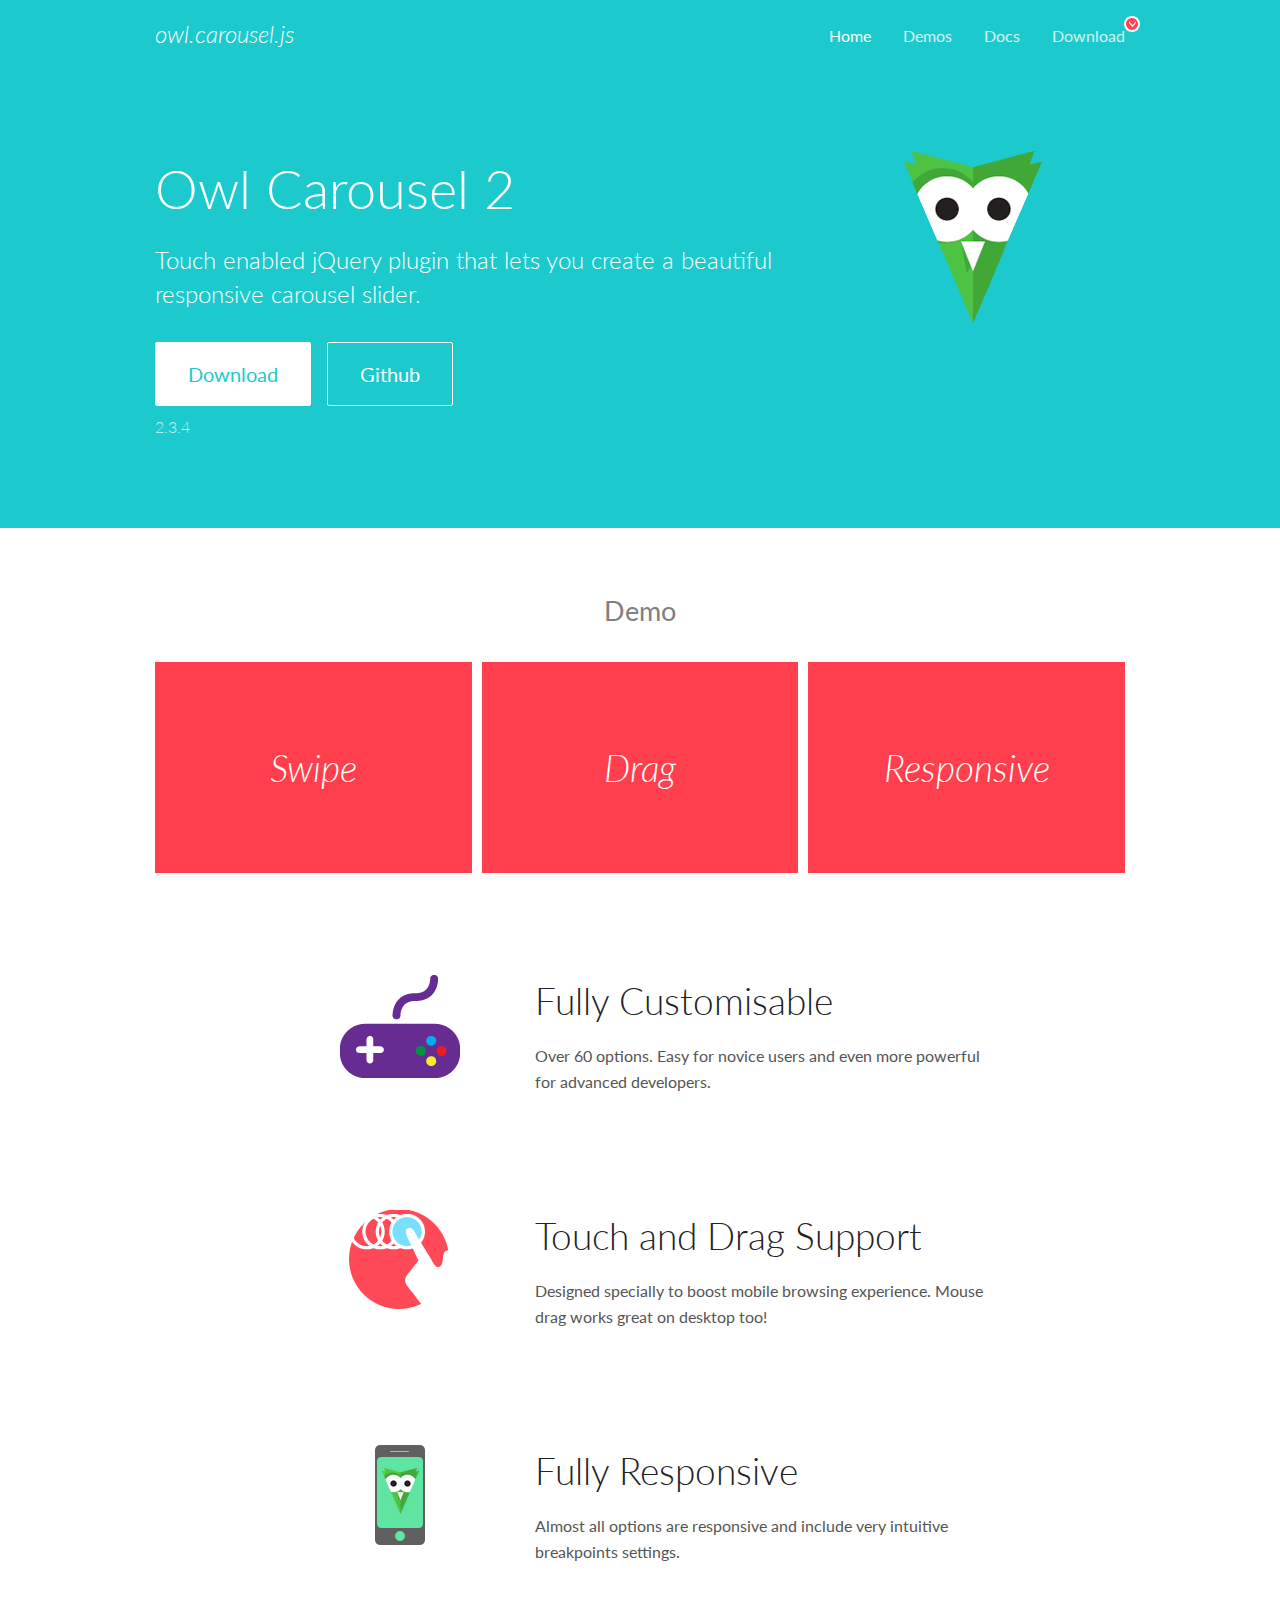
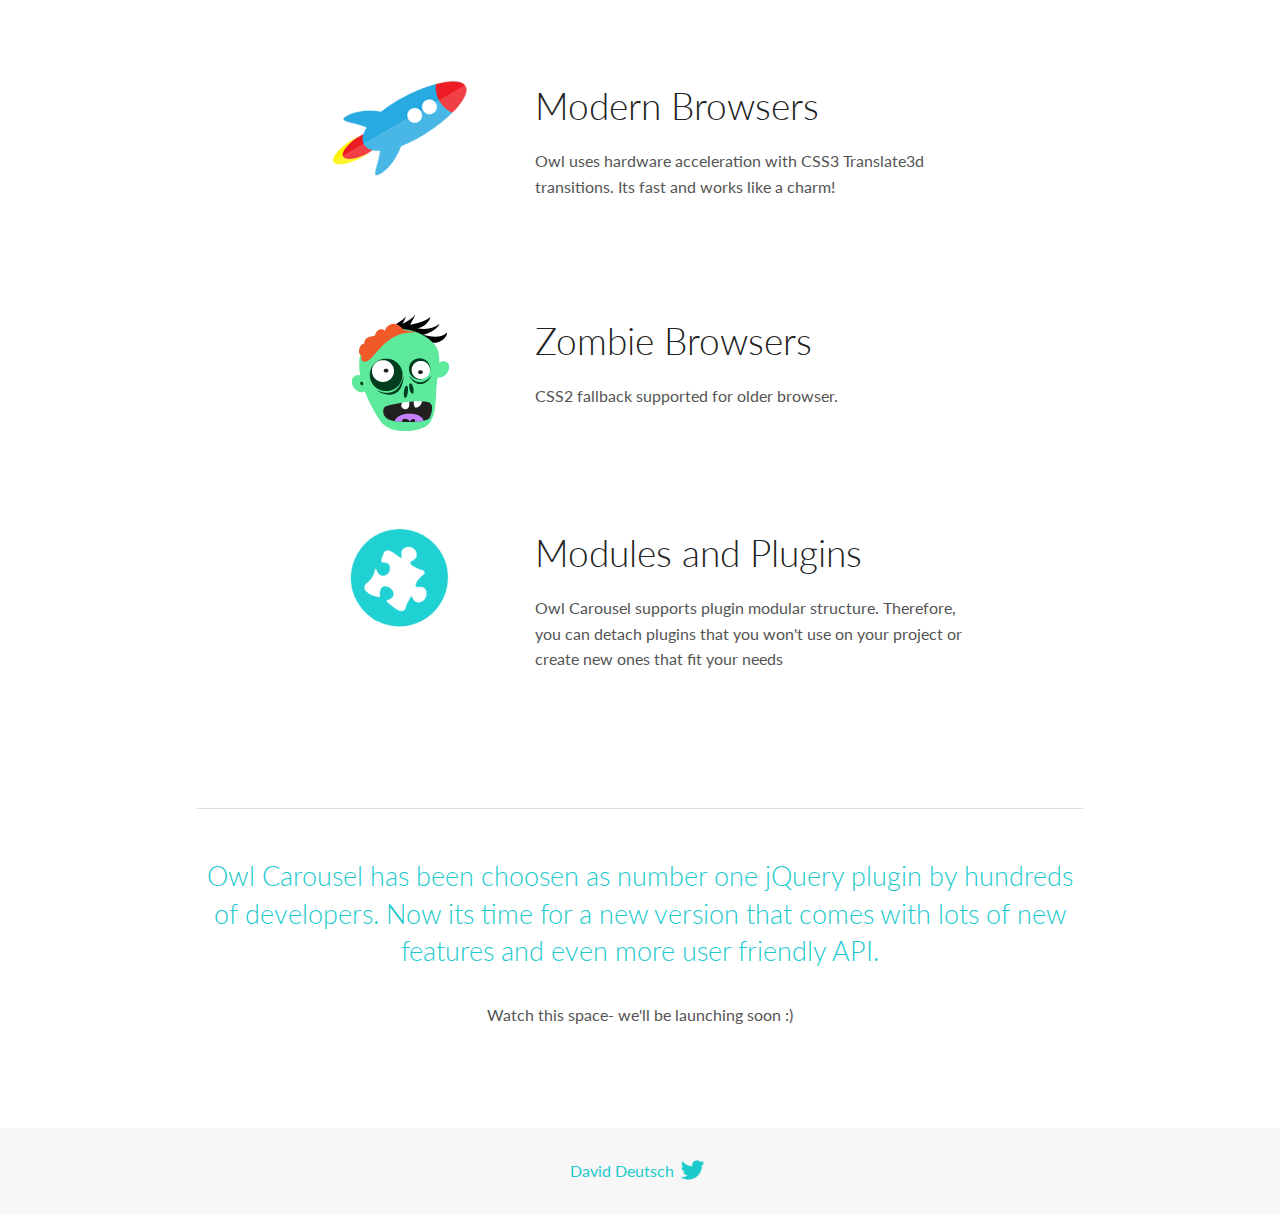
<file: lib/owl.carousel2/docs/index.html>
<!DOCTYPE html>
<html lang="en">
  <head>

    <!-- head -->
    <meta charset="utf-8">
    <meta name="msapplication-tap-highlight" content="no" />
    <meta name="viewport" content="width=device-width, initial-scale=1.0" />
    <meta name="description" content="Touch enabled jQuery plugin that lets you create beautiful responsive carousel slider.">
    <meta name="author" content="David Deutsch">
    <title>
      Home | Owl Carousel | 2.3.4
    </title>

    <!-- Stylesheets -->
    <link href='https://fonts.googleapis.com/css?family=Lato:300,400,700,400italic,300italic' rel='stylesheet' type='text/css'>
    <link rel="stylesheet" href="assets/css/docs.theme.min.css">

    <!-- Owl Stylesheets -->
    <link rel="stylesheet" href="assets/owlcarousel/assets/owl.carousel.min.css">
    <link rel="stylesheet" href="assets/owlcarousel/assets/owl.theme.default.min.css">

    <!-- HTML5 shim and Respond.js IE8 support of HTML5 elements and media queries -->

    <!--[if lt IE 9]>
      <script src="https://oss.maxcdn.com/libs/html5shiv/3.7.0/html5shiv.js"></script>
      <script src="https://oss.maxcdn.com/libs/respond.js/1.3.0/respond.min.js"></script>
    <![endif]-->

    <!-- Favicons -->
    <link rel="apple-touch-icon-precomposed" sizes="144x144" href="assets/ico/apple-touch-icon-144-precomposed.png">
    <link rel="shortcut icon" href="assets/ico/favicon.png">
    <link rel="shortcut icon" href="favicon.ico">

    <!-- Yeah i know js should not be in header. Its required for demos.-->

    <!-- javascript -->
    <script src="assets/vendors/jquery.min.js"></script>
    <script src="assets/owlcarousel/owl.carousel.js"></script>
  </head>
  <body>

    <!-- header -->
    <header class="header">
      <div class="row">
        <div class="large-12 columns">
          <div class="brand left">
            <h3>
              <a href="/OwlCarousel2/">owl.carousel.js</a> 
            </h3>
          </div>
          <a id="toggle-nav" class="right">
            <span></span> <span></span> <span></span> 
          </a> 
          <div class="nav-bar">
            <ul class="clearfix">
              <li class="active">
                <a href="/OwlCarousel2/index.html">Home</a> 
              </li>
              <li> <a href="/OwlCarousel2/demos/demos.html">Demos</a>  </li>
              <li> <a href="/OwlCarousel2/docs/started-welcome.html">Docs</a>  </li>
              <li>
                <a href="https://github.com/OwlCarousel2/OwlCarousel2/archive/2.3.4.zip">Download</a> 
                <span class="download"></span> 
              </li>
            </ul>
          </div>
        </div>
      </div>
    </header>

    <!-- home panel -->
    <section id="hero">
      <div class="row">
        <div class="large-8 medium-8 columns">
          <h1>Owl Carousel 2</h1>
          <h4>Touch enabled jQuery plugin that lets you create a beautiful responsive carousel slider.</h4>
          <a href="https://github.com/OwlCarousel2/OwlCarousel2/archive/2.3.4.zip" class="hero-button">Download</a> 
          <a href="https://github.com/OwlCarousel2/OwlCarousel2" class="hero-button outline">Github</a> 
          <p>2.3.4</p>
        </div>
        <div class="large-4 medium-4 columns">
          <img class="owl-logo" src="assets/img/owl-logo.png" alt="mr. Owl">
        </div>
      </div>
    </section>

    <!-- body -->
    <div class="home-demo">
      <div class="row">
        <div class="large-12 columns">
          <h3>Demo</h3>
          <div class="owl-carousel">
            <div class="item">
              <h2>Swipe</h2>
            </div>
            <div class="item">
              <h2>Drag</h2>
            </div>
            <div class="item">
              <h2>Responsive</h2>
            </div>
            <div class="item">
              <h2>CSS3</h2>
            </div>
            <div class="item">
              <h2>Fast</h2>
            </div>
            <div class="item">
              <h2>Easy</h2>
            </div>
            <div class="item">
              <h2>Free</h2>
            </div>
            <div class="item">
              <h2>Upgradable</h2>
            </div>
            <div class="item">
              <h2>Tons of options</h2>
            </div>
            <div class="item">
              <h2>Infinity</h2>
            </div>
            <div class="item">
              <h2>Auto Width</h2>
            </div>
          </div>
        </div>
      </div>
    </div>
    <script>
      var owl = $('.owl-carousel');
      owl.owlCarousel({
        margin: 10,
        loop: true,
        responsive: {
          0: {
            items: 1
          },
          600: {
            items: 2
          },
          1000: {
            items: 3
          }
        }
      })
    </script>

    <!-- features -->
    <div id="features">
      <div class="row">
        <div class="small-12 medium-9 small-centered columns">
          <section class="row feature">
            <div class="medium-4 small-12 columns">
              <img src="assets/img/feature-options.png" alt="">
            </div>
            <div class="medium-8 small-12 columns">
              <h2>Fully Customisable</h2>
              <p>Over 60 options. Easy for novice users and even more powerful for advanced developers.</p>
            </div>
          </section>
          <section class="row feature">
            <div class="medium-4 small-12 columns">
              <img src="assets/img/feature-drag.png" alt="">
            </div>
            <div class="medium-8 small-12 columns">
              <h2>Touch and Drag Support</h2>
              <p>Designed specially to boost mobile browsing experience. Mouse drag works great on desktop too!</p>
            </div>
          </section>
          <section class="row feature">
            <div class="medium-4 small-12 columns">
              <img src="assets/img/feature-responsive.png" alt="">
            </div>
            <div class="medium-8 small-12 columns">
              <h2>Fully Responsive</h2>
              <p>Almost all options are responsive and include very intuitive breakpoints settings.</p>
            </div>
          </section>
          <section class="row feature">
            <div class="medium-4 small-12 columns">
              <img src="assets/img/feature-modern.png" alt="">
            </div>
            <div class="medium-8 small-12 columns">
              <h2>Modern Browsers</h2>
              <p>Owl uses hardware acceleration with CSS3 Translate3d transitions. Its fast and works like a charm! </p>
            </div>
          </section>
          <section class="row feature">
            <div class="medium-4 small-12 columns">
              <img src="assets/img/feature-zombie.png" alt="">
            </div>
            <div class="medium-8 small-12 columns">
              <h2>Zombie Browsers</h2>
              <p>CSS2 fallback supported for older browser.</p>
            </div>
          </section>
          <section class="row feature">
            <div class="medium-4 small-12 columns">
              <img src="assets/img/feature-module.png" alt="">
            </div>
            <div class="medium-8 small-12 columns">
              <h2>Modules and Plugins</h2>
              <p>Owl Carousel supports plugin modular structure. Therefore, you can detach plugins that you won&#x27;t use on your project or create new ones that fit your needs</p>
            </div>
          </section>
        </div>
      </div>
    </div>

    <!-- footer -->
    <section id="teaser-text">
      <div class="row">
        <div class="small-12 medium-11 small-centered columns">
          <hr>
          <h3 id="owl-carousel-has-been-choosen-as-number-one-jquery-plugin-by-hundreds-of-developers-now-its-time-for-a-new-version-that-comes-with-lots-of-new-features-and-even-more-user-friendly-api-">Owl Carousel has been choosen as number one jQuery plugin by hundreds of developers. Now its time for a new version that comes with lots of new features and even more user friendly API.</h3>
          <p>Watch this space- we&#39;ll be launching soon :)</p>
        </div>
      </div>
    </section>

    <!-- footer -->
    <footer class="footer">
      <div class="row">
        <div class="large-12 columns">
          <h5>
            <a href="/OwlCarousel2/docs/support-contact.html">David Deutsch</a> 
            <a id="custom-tweet-button" href="https://twitter.com/share?url=https://github.com/OwlCarousel2/OwlCarousel2&text=Owl Carousel - This is so awesome! " target="_blank"></a> 
          </h5>
        </div>
      </div>
    </footer>

    <!-- vendors -->
    <script src="assets/vendors/highlight.js"></script>
    <script src="assets/js/app.js"></script>
  </body>
</html>
</file>
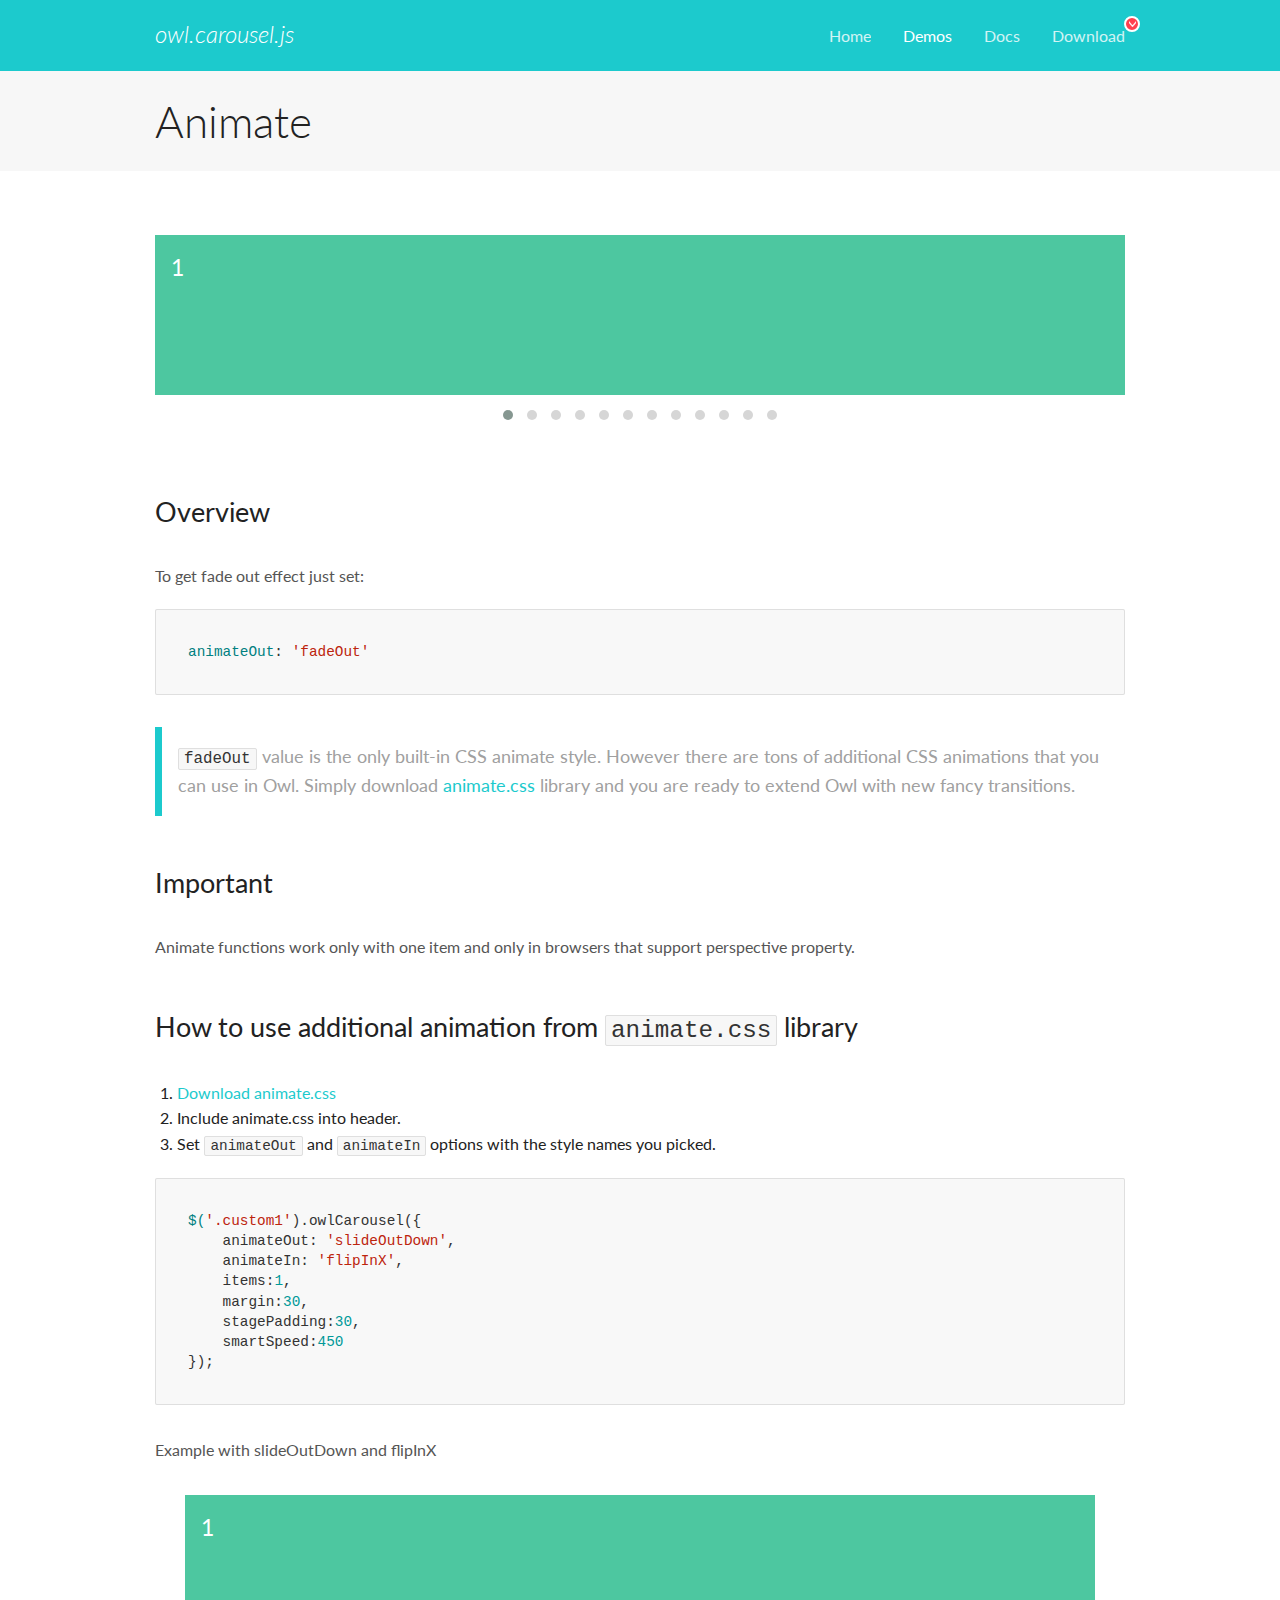
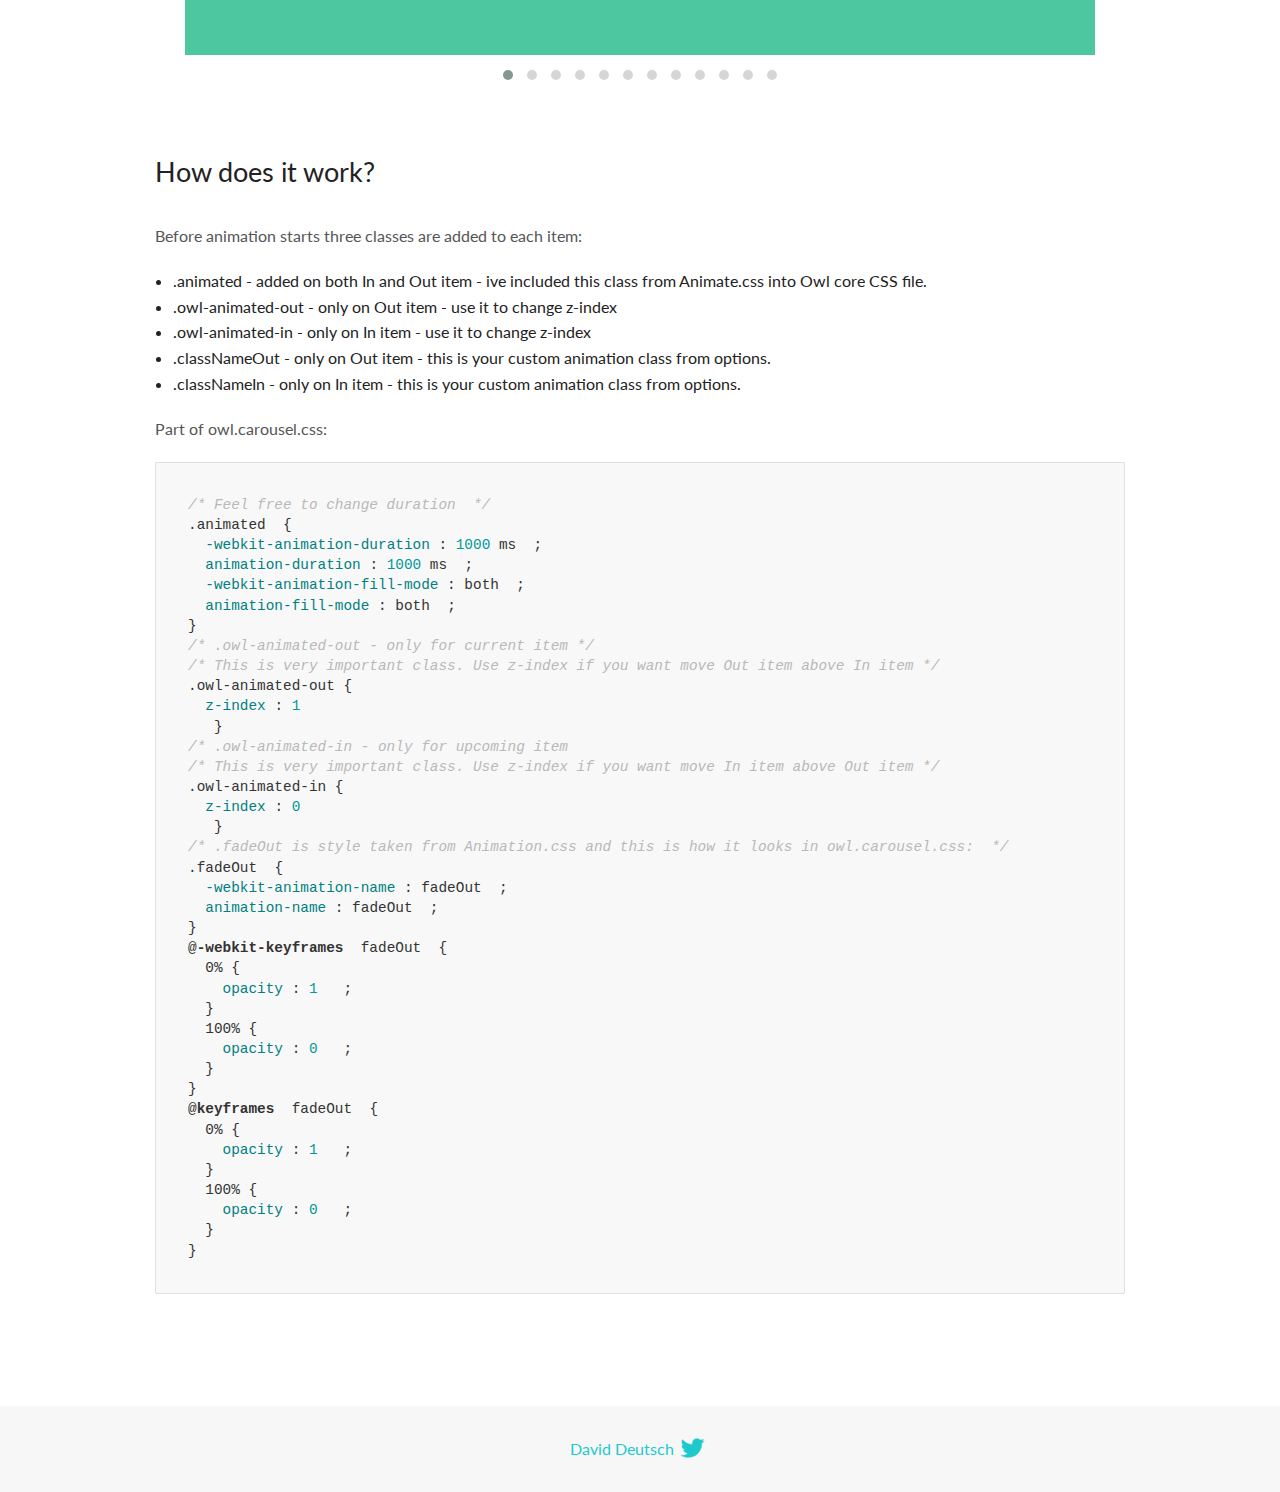
<file: lib/owl.carousel2/docs/demos/animate.html>
<!DOCTYPE html>
<html lang="en">
  <head>

    <!-- head -->
    <meta charset="utf-8">
    <meta name="msapplication-tap-highlight" content="no" />
    <meta name="viewport" content="width=device-width, initial-scale=1.0" />
    <meta name="description" content="Animate carousel">
    <meta name="author" content="David Deutsch">
    <title>
      Animate Demo | Owl Carousel | 2.3.4
    </title>

    <!-- Stylesheets -->
    <link href='https://fonts.googleapis.com/css?family=Lato:300,400,700,400italic,300italic' rel='stylesheet' type='text/css'>
    <link rel="stylesheet" href="../assets/css/docs.theme.min.css">

    <!-- Owl Stylesheets -->
    <link rel="stylesheet" href="../assets/owlcarousel/assets/owl.carousel.min.css">
    <link rel="stylesheet" href="../assets/owlcarousel/assets/owl.theme.default.min.css">

    <!-- HTML5 shim and Respond.js IE8 support of HTML5 elements and media queries -->

    <!--[if lt IE 9]>
      <script src="https://oss.maxcdn.com/libs/html5shiv/3.7.0/html5shiv.js"></script>
      <script src="https://oss.maxcdn.com/libs/respond.js/1.3.0/respond.min.js"></script>
    <![endif]-->

    <!-- Favicons -->
    <link rel="apple-touch-icon-precomposed" sizes="144x144" href="../assets/ico/apple-touch-icon-144-precomposed.png">
    <link rel="shortcut icon" href="../assets/ico/favicon.png">
    <link rel="shortcut icon" href="favicon.ico">

    <!-- Yeah i know js should not be in header. Its required for demos.-->

    <!-- javascript -->
    <script src="../assets/vendors/jquery.min.js"></script>
    <script src="../assets/owlcarousel/owl.carousel.js"></script>
  </head>
  <body>

    <!-- header -->
    <header class="header">
      <div class="row">
        <div class="large-12 columns">
          <div class="brand left">
            <h3>
              <a href="/OwlCarousel2/">owl.carousel.js</a> 
            </h3>
          </div>
          <a id="toggle-nav" class="right">
            <span></span> <span></span> <span></span> 
          </a> 
          <div class="nav-bar">
            <ul class="clearfix">
              <li> <a href="/OwlCarousel2/index.html">Home</a>  </li>
              <li class="active">
                <a href="/OwlCarousel2/demos/demos.html">Demos</a> 
              </li>
              <li> <a href="/OwlCarousel2/docs/started-welcome.html">Docs</a>  </li>
              <li>
                <a href="https://github.com/OwlCarousel2/OwlCarousel2/archive/2.3.4.zip">Download</a> 
                <span class="download"></span> 
              </li>
            </ul>
          </div>
        </div>
      </div>
    </header>

    <!-- title -->
    <section class="title">
      <div class="row">
        <div class="large-12 columns">
          <h1>Animate</h1>
        </div>
      </div>
    </section>

    <!--  Demos -->
    <section id="demos">
      <div class="row">
        <div class="large-12 columns">
          <div class="fadeOut owl-carousel owl-theme">
            <div class="item">
              <h4>1</h4>
            </div>
            <div class="item">
              <h4>2</h4>
            </div>
            <div class="item">
              <h4>3</h4>
            </div>
            <div class="item">
              <h4>4</h4>
            </div>
            <div class="item">
              <h4>5</h4>
            </div>
            <div class="item">
              <h4>6</h4>
            </div>
            <div class="item">
              <h4>7</h4>
            </div>
            <div class="item">
              <h4>8</h4>
            </div>
            <div class="item">
              <h4>9</h4>
            </div>
            <div class="item">
              <h4>10</h4>
            </div>
            <div class="item">
              <h4>11</h4>
            </div>
            <div class="item">
              <h4>12</h4>
            </div>
          </div>
          <h3 id="overview">Overview</h3>
          <p>To get fade out effect just set:</p>
          <pre><code>animateOut: &#39;fadeOut&#39;</code></pre>
          <blockquote>
            <p><code>fadeOut</code> value is the only built-in CSS animate style. However there are tons of additional CSS animations that you can use in Owl. Simply download
              <a href="https://daneden.github.io/animate.css/">animate.css</a>  library and you are ready to extend Owl with new fancy transitions.</p>
          </blockquote>
          <h3 id="important">Important</h3>
          <p>Animate functions work only with one item and only in browsers that support perspective property.</p>
          <h3 id="how-to-use-additional-animation-from-animate-css-library">How to use additional animation from <code>animate.css</code> library</h3>
          <ol>
            <li> <a href="https://daneden.github.io/animate.css/">Download animate.css</a>  </li>
            <li>Include animate.css into header.</li>
            <li>Set <code>animateOut</code> and <code>animateIn</code> options with the style names you picked.</li>
          </ol>
          <pre><code>$(&#39;.custom1&#39;).owlCarousel({
    animateOut: &#39;slideOutDown&#39;,
    animateIn: &#39;flipInX&#39;,
    items:1,
    margin:30,
    stagePadding:30,
    smartSpeed:450
});</code></pre>
          <p>Example with slideOutDown and flipInX</p>
          <div class="custom1 owl-carousel owl-theme">
            <div class="item">
              <h4>1</h4>
            </div>
            <div class="item">
              <h4>2</h4>
            </div>
            <div class="item">
              <h4>3</h4>
            </div>
            <div class="item">
              <h4>4</h4>
            </div>
            <div class="item">
              <h4>5</h4>
            </div>
            <div class="item">
              <h4>6</h4>
            </div>
            <div class="item">
              <h4>7</h4>
            </div>
            <div class="item">
              <h4>8</h4>
            </div>
            <div class="item">
              <h4>9</h4>
            </div>
            <div class="item">
              <h4>10</h4>
            </div>
            <div class="item">
              <h4>11</h4>
            </div>
            <div class="item">
              <h4>12</h4>
            </div>
          </div>
          <h3 id="how-does-it-work-">How does it work?</h3>
          <p>Before animation starts three classes are added to each item:</p>
          <ul>
            <li>.animated - added on both In and Out item - ive included this class from Animate.css into Owl core CSS file.</li>
            <li>.owl-animated-out - only on Out item - use it to change z-index</li>
            <li>.owl-animated-in - only on In item - use it to change z-index</li>
            <li>.classNameOut - only on Out item - this is your custom animation class from options.</li>
            <li>.classNameIn - only on In item - this is your custom animation class from options.</li>
          </ul>
          <p>Part of owl.carousel.css:</p>
          <pre><code class="language-css"><span class="comment">/* Feel free to change duration  */</span> 
<span class="class">.animated</span>  <span class="rules">{
  <span class="rule"><span class="attribute">-webkit-animation-duration</span> :<span class="value"> <span class="number">1000</span> ms</span> </span> ;
  <span class="rule"><span class="attribute">animation-duration</span> :<span class="value"> <span class="number">1000</span> ms</span> </span> ;
  <span class="rule"><span class="attribute">-webkit-animation-fill-mode</span> :<span class="value"> both</span> </span> ;
  <span class="rule"><span class="attribute">animation-fill-mode</span> :<span class="value"> both</span> </span> ;
<span class="rule">}</span> </span> 
<span class="comment">/* .owl-animated-out - only for current item */</span> 
<span class="comment">/* This is very important class. Use z-index if you want move Out item above In item */</span> 
<span class="class">.owl-animated-out</span> <span class="rules">{
  <span class="rule"><span class="attribute">z-index</span> :<span class="value"> <span class="number">1</span> 
</span> </span> </span> }
<span class="comment">/* .owl-animated-in - only for upcoming item
/* This is very important class. Use z-index if you want move In item above Out item */</span> 
<span class="class">.owl-animated-in</span> <span class="rules">{
  <span class="rule"><span class="attribute">z-index</span> :<span class="value"> <span class="number">0</span> 
</span> </span> </span> }
<span class="comment">/* .fadeOut is style taken from Animation.css and this is how it looks in owl.carousel.css:  */</span> 
<span class="class">.fadeOut</span>  <span class="rules">{
  <span class="rule"><span class="attribute">-webkit-animation-name</span> :<span class="value"> fadeOut</span> </span> ;
  <span class="rule"><span class="attribute">animation-name</span> :<span class="value"> fadeOut</span> </span> ;
<span class="rule">}</span> </span> 
<span class="at_rule">@<span class="keyword">-webkit-keyframes</span>  fadeOut </span> {
  0% <span class="rules">{
    <span class="rule"><span class="attribute">opacity</span> :<span class="value"> <span class="number">1</span> </span> </span> ;
  <span class="rule">}</span> </span> 
  100% <span class="rules">{
    <span class="rule"><span class="attribute">opacity</span> :<span class="value"> <span class="number">0</span> </span> </span> ;
  <span class="rule">}</span> </span> 
}
<span class="at_rule">@<span class="keyword">keyframes</span>  fadeOut </span> {
  0% <span class="rules">{
    <span class="rule"><span class="attribute">opacity</span> :<span class="value"> <span class="number">1</span> </span> </span> ;
  <span class="rule">}</span> </span> 
  100% <span class="rules">{
    <span class="rule"><span class="attribute">opacity</span> :<span class="value"> <span class="number">0</span> </span> </span> ;
  <span class="rule">}</span> </span> 
}</code></pre>
          <link rel="stylesheet" href="../assets/css/animate.css">
          <script>
            jQuery(document).ready(function($) {
              $('.fadeOut').owlCarousel({
                items: 1,
                animateOut: 'fadeOut',
                loop: true,
                margin: 10,
              });
              $('.custom1').owlCarousel({
                animateOut: 'slideOutDown',
                animateIn: 'flipInX',
                items: 1,
                margin: 30,
                stagePadding: 30,
                smartSpeed: 450
              });
            });
          </script>
        </div>
      </div>
    </section>

    <!-- footer -->
    <footer class="footer">
      <div class="row">
        <div class="large-12 columns">
          <h5>
            <a href="/OwlCarousel2/docs/support-contact.html">David Deutsch</a> 
            <a id="custom-tweet-button" href="https://twitter.com/share?url=https://github.com/OwlCarousel2/OwlCarousel2&text=Owl Carousel - This is so awesome! " target="_blank"></a> 
          </h5>
        </div>
      </div>
    </footer>

    <!-- vendors -->
    <script src="../assets/vendors/highlight.js"></script>
    <script src="../assets/js/app.js"></script>
  </body>
</html>
</file>
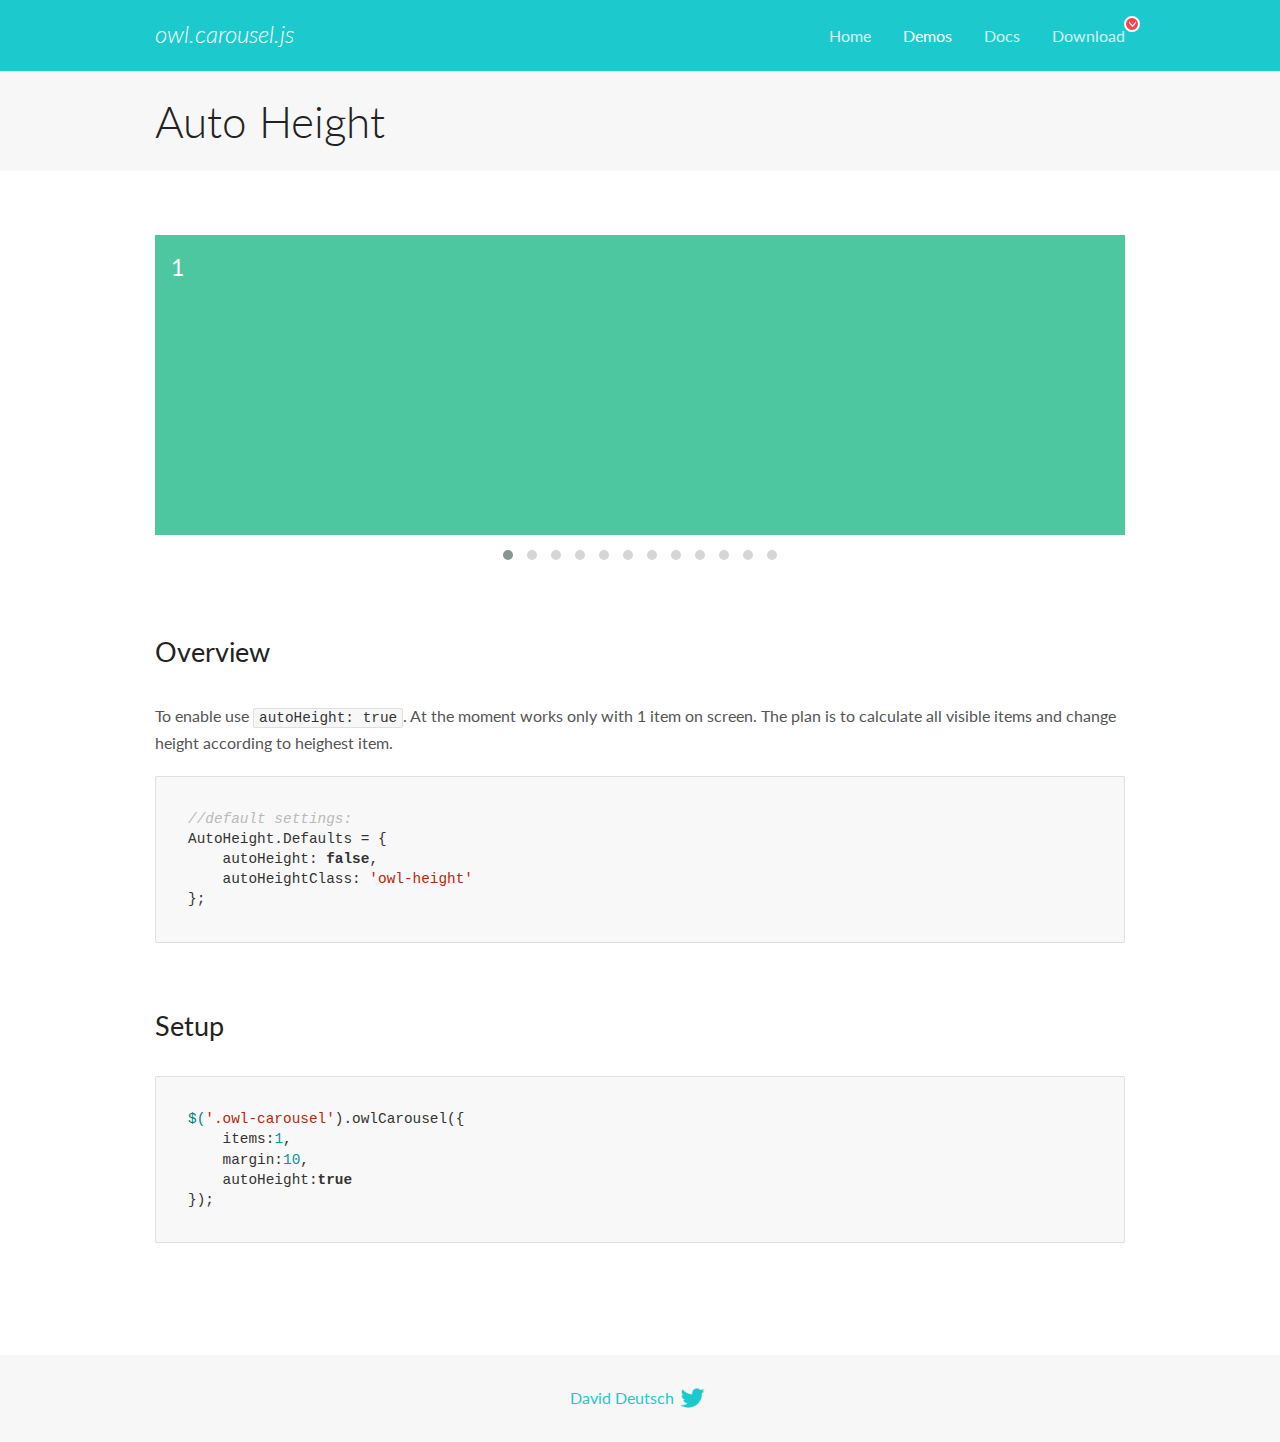
<file: lib/owl.carousel2/docs/demos/autoheight.html>
<!DOCTYPE html>
<html lang="en">
  <head>

    <!-- head -->
    <meta charset="utf-8">
    <meta name="msapplication-tap-highlight" content="no" />
    <meta name="viewport" content="width=device-width, initial-scale=1.0" />
    <meta name="description" content="autoHeight usage demo">
    <meta name="author" content="David Deutsch">
    <title>
      Auto Height Demo | Owl Carousel | 2.3.4
    </title>

    <!-- Stylesheets -->
    <link href='https://fonts.googleapis.com/css?family=Lato:300,400,700,400italic,300italic' rel='stylesheet' type='text/css'>
    <link rel="stylesheet" href="../assets/css/docs.theme.min.css">

    <!-- Owl Stylesheets -->
    <link rel="stylesheet" href="../assets/owlcarousel/assets/owl.carousel.min.css">
    <link rel="stylesheet" href="../assets/owlcarousel/assets/owl.theme.default.min.css">

    <!-- HTML5 shim and Respond.js IE8 support of HTML5 elements and media queries -->

    <!--[if lt IE 9]>
      <script src="https://oss.maxcdn.com/libs/html5shiv/3.7.0/html5shiv.js"></script>
      <script src="https://oss.maxcdn.com/libs/respond.js/1.3.0/respond.min.js"></script>
    <![endif]-->

    <!-- Favicons -->
    <link rel="apple-touch-icon-precomposed" sizes="144x144" href="../assets/ico/apple-touch-icon-144-precomposed.png">
    <link rel="shortcut icon" href="../assets/ico/favicon.png">
    <link rel="shortcut icon" href="favicon.ico">

    <!-- Yeah i know js should not be in header. Its required for demos.-->

    <!-- javascript -->
    <script src="../assets/vendors/jquery.min.js"></script>
    <script src="../assets/owlcarousel/owl.carousel.js"></script>
  </head>
  <body>

    <!-- header -->
    <header class="header">
      <div class="row">
        <div class="large-12 columns">
          <div class="brand left">
            <h3>
              <a href="/OwlCarousel2/">owl.carousel.js</a> 
            </h3>
          </div>
          <a id="toggle-nav" class="right">
            <span></span> <span></span> <span></span> 
          </a> 
          <div class="nav-bar">
            <ul class="clearfix">
              <li> <a href="/OwlCarousel2/index.html">Home</a>  </li>
              <li class="active">
                <a href="/OwlCarousel2/demos/demos.html">Demos</a> 
              </li>
              <li> <a href="/OwlCarousel2/docs/started-welcome.html">Docs</a>  </li>
              <li>
                <a href="https://github.com/OwlCarousel2/OwlCarousel2/archive/2.3.4.zip">Download</a> 
                <span class="download"></span> 
              </li>
            </ul>
          </div>
        </div>
      </div>
    </header>

    <!-- title -->
    <section class="title">
      <div class="row">
        <div class="large-12 columns">
          <h1>Auto Height</h1>
        </div>
      </div>
    </section>

    <!--  Demos -->
    <section id="demos">
      <div class="row">
        <div class="large-12 columns">
          <div class="owl-carousel owl-theme">
            <div class="item" style="height:300px">
              <h4>1</h4>
            </div>
            <div class="item" style="height:100px">
              <h4>2</h4>
            </div>
            <div class="item" style="height:500px">
              <h4>3</h4>
            </div>
            <div class="item" style="height:250px">
              <h4>4</h4>
            </div>
            <div class="item" style="height:400px">
              <h4>5</h4>
            </div>
            <div class="item" style="height:500px">
              <h4>6</h4>
            </div>
            <div class="item" style="height:600px">
              <h4>7</h4>
            </div>
            <div class="item" style="height:400px">
              <h4>8</h4>
            </div>
            <div class="item" style="height:300px">
              <h4>9</h4>
            </div>
            <div class="item" style="height:350px">
              <h4>10</h4>
            </div>
            <div class="item" style="height:200px">
              <h4>11</h4>
            </div>
            <div class="item" style="height:150px">
              <h4>12</h4>
            </div>
          </div>
          <h3 id="overview">Overview</h3>
          <p>To enable use <code>autoHeight: true</code>. At the moment works only with 1 item on screen. The plan is to calculate all visible items and change height according to heighest item.</p>
          <pre><code>//default settings:
AutoHeight.Defaults = {
    autoHeight: false,
    autoHeightClass: &#39;owl-height&#39;
};</code></pre>
          <h3 id="setup">Setup</h3>
          <pre><code>$(&#39;.owl-carousel&#39;).owlCarousel({
    items:1,
    margin:10,
    autoHeight:true
});</code></pre>
          <script>
            $(document).ready(function() {
              $('.owl-carousel').owlCarousel({
                items: 1,
                margin: 10,
                autoHeight: true
              });
            })
          </script>
        </div>
      </div>
    </section>

    <!-- footer -->
    <footer class="footer">
      <div class="row">
        <div class="large-12 columns">
          <h5>
            <a href="/OwlCarousel2/docs/support-contact.html">David Deutsch</a> 
            <a id="custom-tweet-button" href="https://twitter.com/share?url=https://github.com/OwlCarousel2/OwlCarousel2&text=Owl Carousel - This is so awesome! " target="_blank"></a> 
          </h5>
        </div>
      </div>
    </footer>

    <!-- vendors -->
    <script src="../assets/vendors/highlight.js"></script>
    <script src="../assets/js/app.js"></script>
  </body>
</html>
</file>
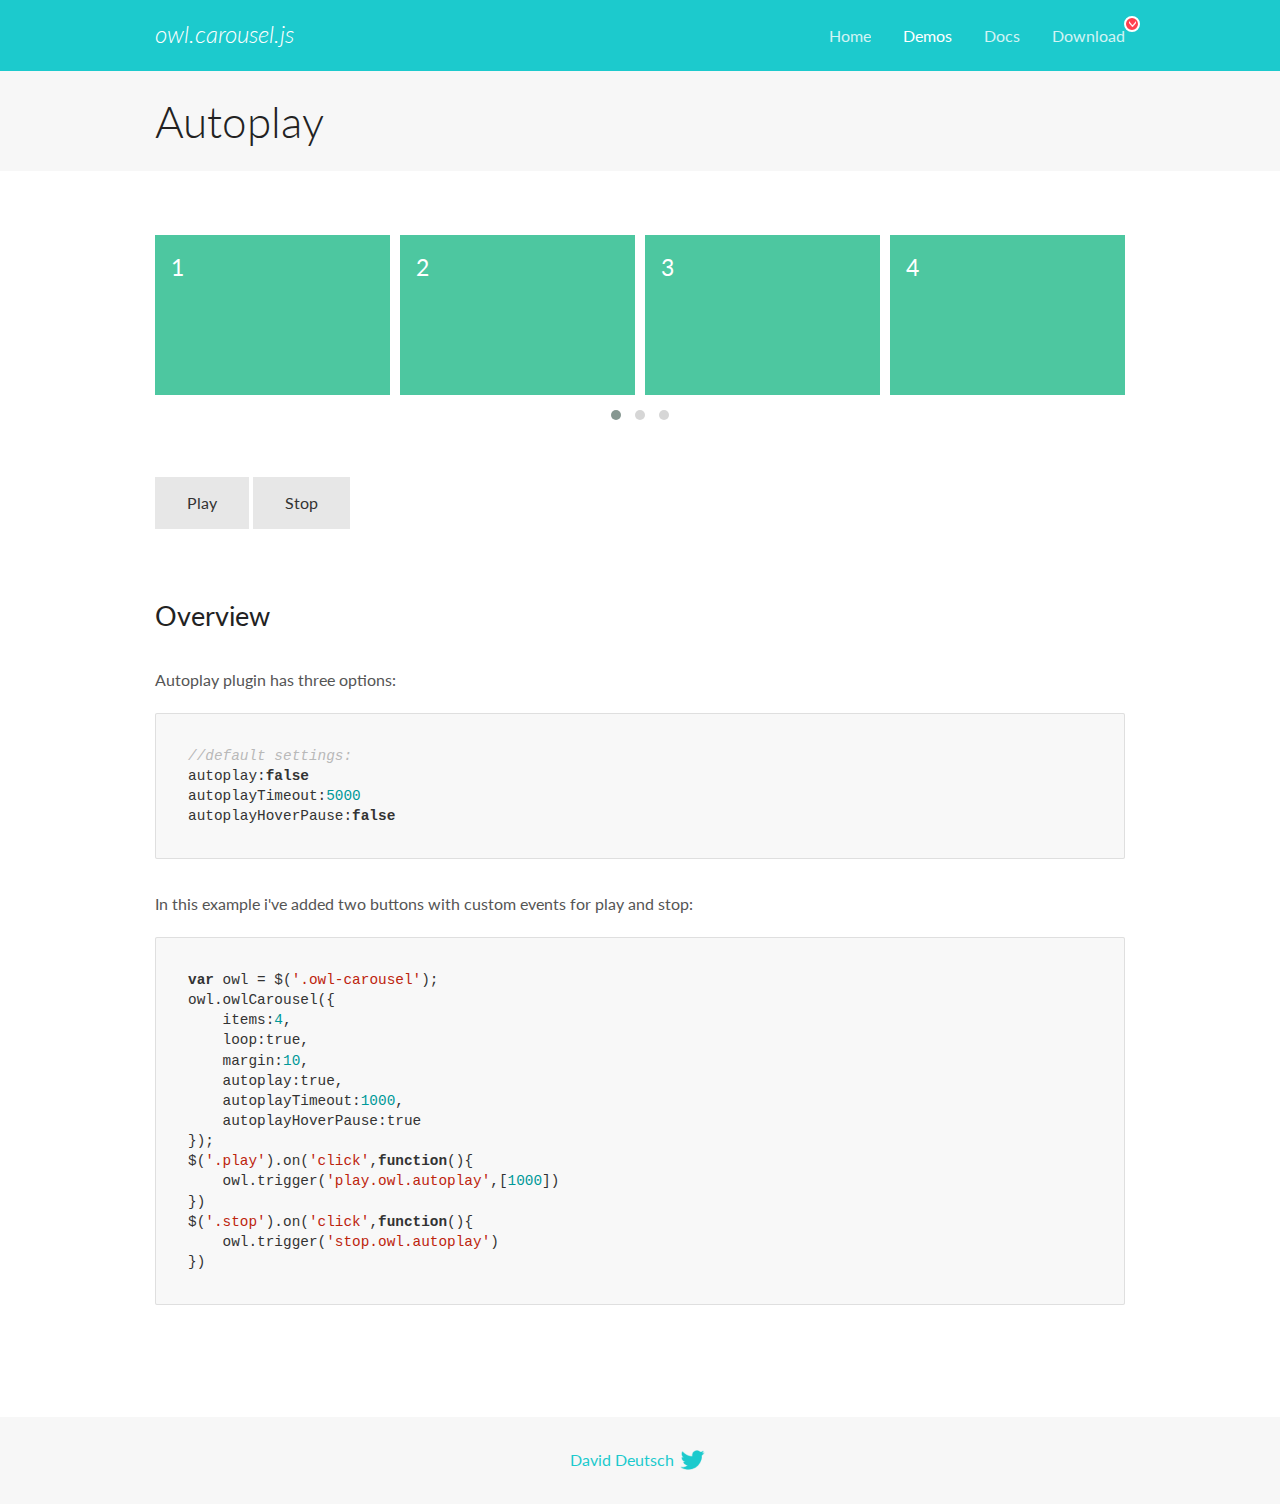
<file: lib/owl.carousel2/docs/demos/autoplay.html>
<!DOCTYPE html>
<html lang="en">
  <head>

    <!-- head -->
    <meta charset="utf-8">
    <meta name="msapplication-tap-highlight" content="no" />
    <meta name="viewport" content="width=device-width, initial-scale=1.0" />
    <meta name="description" content="Autoplay usage demo">
    <meta name="author" content="David Deutsch">
    <title>
      Autoplay Demo | Owl Carousel | 2.3.4
    </title>

    <!-- Stylesheets -->
    <link href='https://fonts.googleapis.com/css?family=Lato:300,400,700,400italic,300italic' rel='stylesheet' type='text/css'>
    <link rel="stylesheet" href="../assets/css/docs.theme.min.css">

    <!-- Owl Stylesheets -->
    <link rel="stylesheet" href="../assets/owlcarousel/assets/owl.carousel.min.css">
    <link rel="stylesheet" href="../assets/owlcarousel/assets/owl.theme.default.min.css">

    <!-- HTML5 shim and Respond.js IE8 support of HTML5 elements and media queries -->

    <!--[if lt IE 9]>
      <script src="https://oss.maxcdn.com/libs/html5shiv/3.7.0/html5shiv.js"></script>
      <script src="https://oss.maxcdn.com/libs/respond.js/1.3.0/respond.min.js"></script>
    <![endif]-->

    <!-- Favicons -->
    <link rel="apple-touch-icon-precomposed" sizes="144x144" href="../assets/ico/apple-touch-icon-144-precomposed.png">
    <link rel="shortcut icon" href="../assets/ico/favicon.png">
    <link rel="shortcut icon" href="favicon.ico">

    <!-- Yeah i know js should not be in header. Its required for demos.-->

    <!-- javascript -->
    <script src="../assets/vendors/jquery.min.js"></script>
    <script src="../assets/owlcarousel/owl.carousel.js"></script>
  </head>
  <body>

    <!-- header -->
    <header class="header">
      <div class="row">
        <div class="large-12 columns">
          <div class="brand left">
            <h3>
              <a href="/OwlCarousel2/">owl.carousel.js</a> 
            </h3>
          </div>
          <a id="toggle-nav" class="right">
            <span></span> <span></span> <span></span> 
          </a> 
          <div class="nav-bar">
            <ul class="clearfix">
              <li> <a href="/OwlCarousel2/index.html">Home</a>  </li>
              <li class="active">
                <a href="/OwlCarousel2/demos/demos.html">Demos</a> 
              </li>
              <li> <a href="/OwlCarousel2/docs/started-welcome.html">Docs</a>  </li>
              <li>
                <a href="https://github.com/OwlCarousel2/OwlCarousel2/archive/2.3.4.zip">Download</a> 
                <span class="download"></span> 
              </li>
            </ul>
          </div>
        </div>
      </div>
    </header>

    <!-- title -->
    <section class="title">
      <div class="row">
        <div class="large-12 columns">
          <h1>Autoplay</h1>
        </div>
      </div>
    </section>

    <!--  Demos -->
    <section id="demos">
      <div class="row">
        <div class="large-12 columns">
          <div class="owl-carousel owl-theme">
            <div class="item">
              <h4>1</h4>
            </div>
            <div class="item">
              <h4>2</h4>
            </div>
            <div class="item">
              <h4>3</h4>
            </div>
            <div class="item">
              <h4>4</h4>
            </div>
            <div class="item">
              <h4>5</h4>
            </div>
            <div class="item">
              <h4>6</h4>
            </div>
            <div class="item">
              <h4>7</h4>
            </div>
            <div class="item">
              <h4>8</h4>
            </div>
            <div class="item">
              <h4>9</h4>
            </div>
            <div class="item">
              <h4>10</h4>
            </div>
            <div class="item">
              <h4>11</h4>
            </div>
            <div class="item">
              <h4>12</h4>
            </div>
          </div>
          <a class="button secondary play">Play</a> 
          <a class="button secondary stop">Stop</a> 
          <h3 id="overview">Overview</h3>
          <p>Autoplay plugin has three options:</p>
          <pre><code>//default settings:
autoplay:false
autoplayTimeout:5000
autoplayHoverPause:false</code></pre>
          <p>In this example i&#39;ve added two buttons with custom events for play and stop:</p>
          <pre><code>var owl = $(&#39;.owl-carousel&#39;);
owl.owlCarousel({
    items:4,
    loop:true,
    margin:10,
    autoplay:true,
    autoplayTimeout:1000,
    autoplayHoverPause:true
});
$(&#39;.play&#39;).on(&#39;click&#39;,function(){
    owl.trigger(&#39;play.owl.autoplay&#39;,[1000])
})
$(&#39;.stop&#39;).on(&#39;click&#39;,function(){
    owl.trigger(&#39;stop.owl.autoplay&#39;)
})</code></pre>
          <script>
            $(document).ready(function() {
              var owl = $('.owl-carousel');
              owl.owlCarousel({
                items: 4,
                loop: true,
                margin: 10,
                autoplay: true,
                autoplayTimeout: 1000,
                autoplayHoverPause: true
              });
              $('.play').on('click', function() {
                owl.trigger('play.owl.autoplay', [1000])
              })
              $('.stop').on('click', function() {
                owl.trigger('stop.owl.autoplay')
              })
            })
          </script>
        </div>
      </div>
    </section>

    <!-- footer -->
    <footer class="footer">
      <div class="row">
        <div class="large-12 columns">
          <h5>
            <a href="/OwlCarousel2/docs/support-contact.html">David Deutsch</a> 
            <a id="custom-tweet-button" href="https://twitter.com/share?url=https://github.com/OwlCarousel2/OwlCarousel2&text=Owl Carousel - This is so awesome! " target="_blank"></a> 
          </h5>
        </div>
      </div>
    </footer>

    <!-- vendors -->
    <script src="../assets/vendors/highlight.js"></script>
    <script src="../assets/js/app.js"></script>
  </body>
</html>
</file>
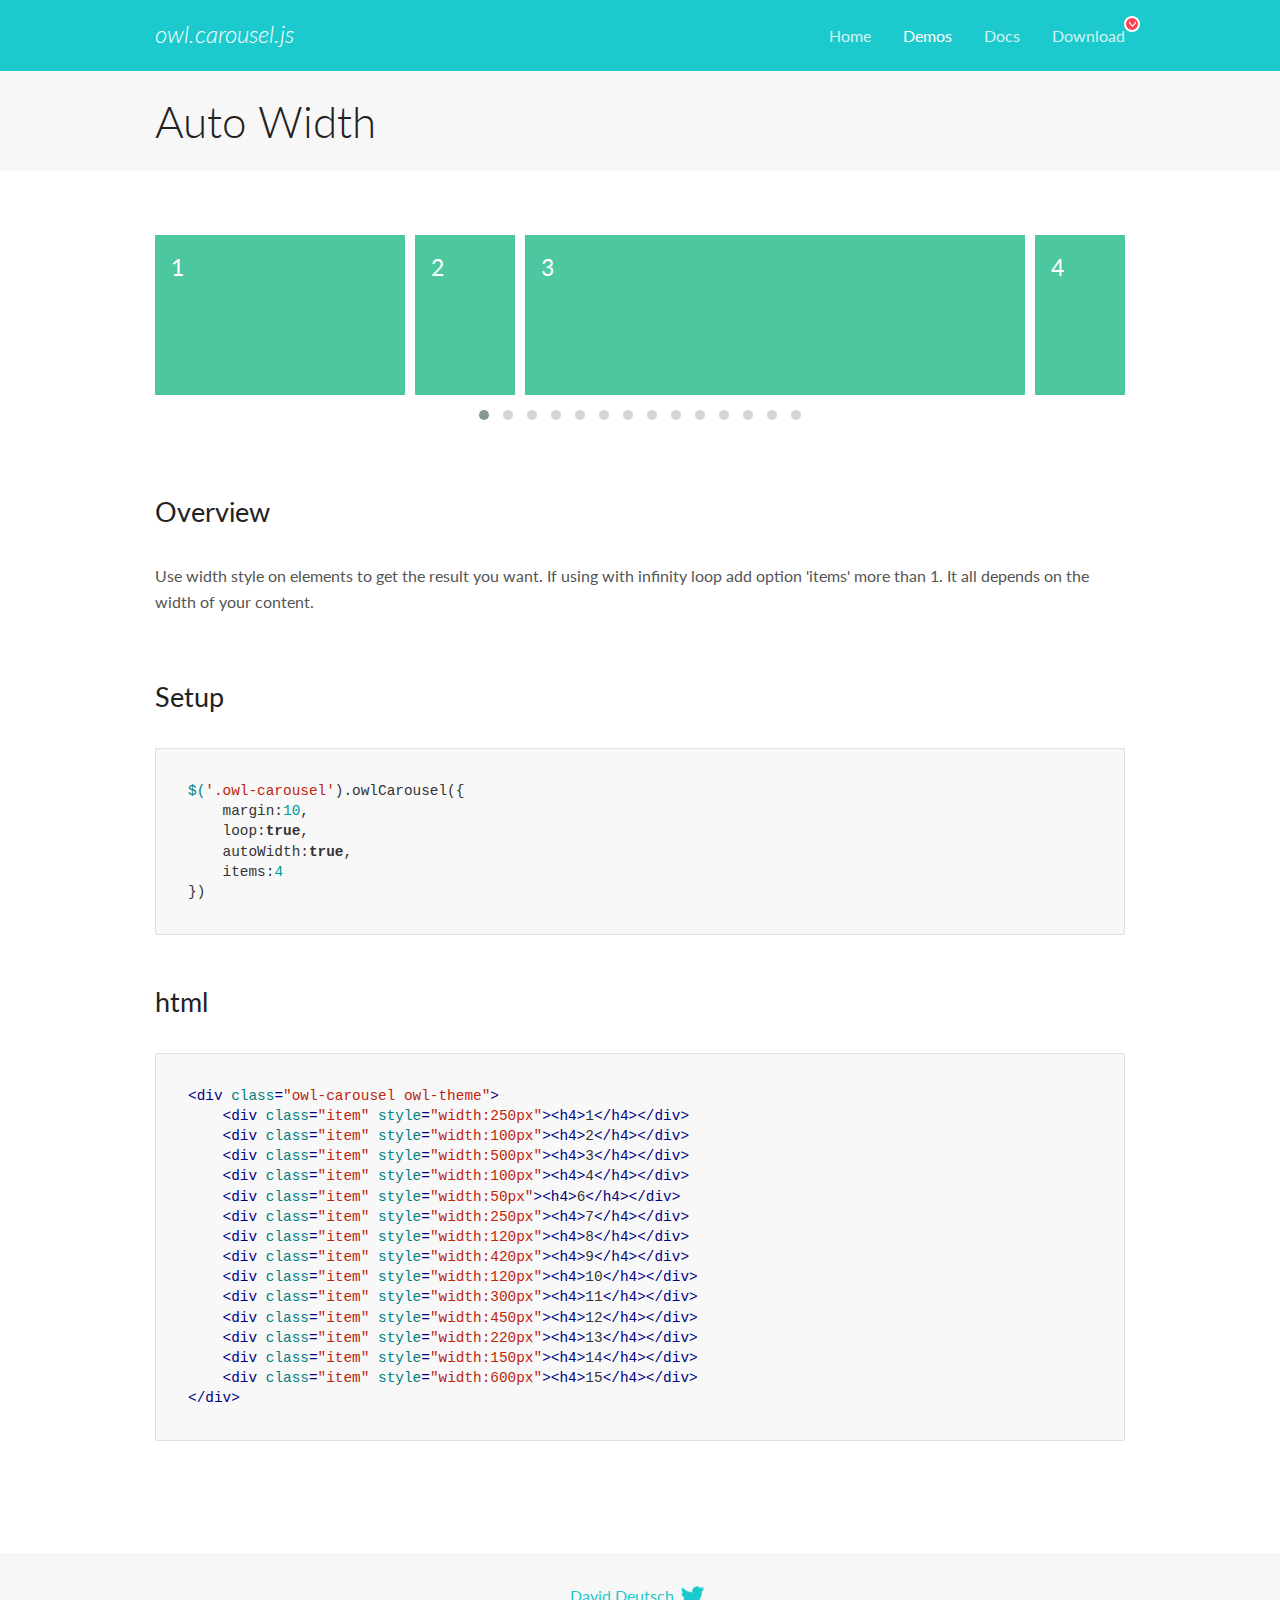
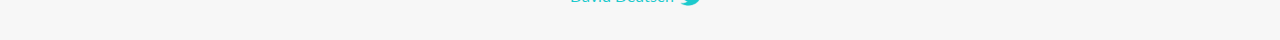
<file: lib/owl.carousel2/docs/demos/autowidth.html>
<!DOCTYPE html>
<html lang="en">
  <head>

    <!-- head -->
    <meta charset="utf-8">
    <meta name="msapplication-tap-highlight" content="no" />
    <meta name="viewport" content="width=device-width, initial-scale=1.0" />
    <meta name="description" content="Auto Width">
    <meta name="author" content="David Deutsch">
    <title>
      Auto Width Demo | Owl Carousel | 2.3.4
    </title>

    <!-- Stylesheets -->
    <link href='https://fonts.googleapis.com/css?family=Lato:300,400,700,400italic,300italic' rel='stylesheet' type='text/css'>
    <link rel="stylesheet" href="../assets/css/docs.theme.min.css">

    <!-- Owl Stylesheets -->
    <link rel="stylesheet" href="../assets/owlcarousel/assets/owl.carousel.min.css">
    <link rel="stylesheet" href="../assets/owlcarousel/assets/owl.theme.default.min.css">

    <!-- HTML5 shim and Respond.js IE8 support of HTML5 elements and media queries -->

    <!--[if lt IE 9]>
      <script src="https://oss.maxcdn.com/libs/html5shiv/3.7.0/html5shiv.js"></script>
      <script src="https://oss.maxcdn.com/libs/respond.js/1.3.0/respond.min.js"></script>
    <![endif]-->

    <!-- Favicons -->
    <link rel="apple-touch-icon-precomposed" sizes="144x144" href="../assets/ico/apple-touch-icon-144-precomposed.png">
    <link rel="shortcut icon" href="../assets/ico/favicon.png">
    <link rel="shortcut icon" href="favicon.ico">

    <!-- Yeah i know js should not be in header. Its required for demos.-->

    <!-- javascript -->
    <script src="../assets/vendors/jquery.min.js"></script>
    <script src="../assets/owlcarousel/owl.carousel.js"></script>
  </head>
  <body>

    <!-- header -->
    <header class="header">
      <div class="row">
        <div class="large-12 columns">
          <div class="brand left">
            <h3>
              <a href="/OwlCarousel2/">owl.carousel.js</a> 
            </h3>
          </div>
          <a id="toggle-nav" class="right">
            <span></span> <span></span> <span></span> 
          </a> 
          <div class="nav-bar">
            <ul class="clearfix">
              <li> <a href="/OwlCarousel2/index.html">Home</a>  </li>
              <li class="active">
                <a href="/OwlCarousel2/demos/demos.html">Demos</a> 
              </li>
              <li> <a href="/OwlCarousel2/docs/started-welcome.html">Docs</a>  </li>
              <li>
                <a href="https://github.com/OwlCarousel2/OwlCarousel2/archive/2.3.4.zip">Download</a> 
                <span class="download"></span> 
              </li>
            </ul>
          </div>
        </div>
      </div>
    </header>

    <!-- title -->
    <section class="title">
      <div class="row">
        <div class="large-12 columns">
          <h1>Auto Width</h1>
        </div>
      </div>
    </section>

    <!--  Demos -->
    <section id="demos">
      <div class="row">
        <div class="large-12 columns">
          <div class="owl-carousel owl-theme">
            <div class="item" style="width:250px">
              <h4>1</h4>
            </div>
            <div class="item" style="width:100px">
              <h4>2</h4>
            </div>
            <div class="item" style="width:500px">
              <h4>3</h4>
            </div>
            <div class="item" style="width:100px">
              <h4>4</h4>
            </div>
            <div class="item" style="width:50px">
              <h4>6</h4>
            </div>
            <div class="item" style="width:250px">
              <h4>7</h4>
            </div>
            <div class="item" style="width:120px">
              <h4>8</h4>
            </div>
            <div class="item" style="width:420px">
              <h4>9</h4>
            </div>
            <div class="item" style="width:120px">
              <h4>10</h4>
            </div>
            <div class="item" style="width:300px">
              <h4>11</h4>
            </div>
            <div class="item" style="width:450px">
              <h4>12</h4>
            </div>
            <div class="item" style="width:220px">
              <h4>13</h4>
            </div>
            <div class="item" style="width:150px">
              <h4>14</h4>
            </div>
            <div class="item" style="width:600px">
              <h4>15</h4>
            </div>
          </div>
          <h3 id="overview">Overview</h3>
          <p>Use width style on elements to get the result you want. If using with infinity loop add option &#39;items&#39; more than 1. It all depends on the width of your content.</p>
          <h3 id="setup">Setup</h3>
          <pre><code>$(&#39;.owl-carousel&#39;).owlCarousel({
    margin:10,
    loop:true,
    autoWidth:true,
    items:4
})</code></pre>
          <h3 id="html">html</h3>
          <pre><code>&lt;div class=&quot;owl-carousel owl-theme&quot;&gt;
    &lt;div class=&quot;item&quot; style=&quot;width:250px&quot;&gt;&lt;h4&gt;1&lt;/h4&gt;&lt;/div&gt;
    &lt;div class=&quot;item&quot; style=&quot;width:100px&quot;&gt;&lt;h4&gt;2&lt;/h4&gt;&lt;/div&gt;
    &lt;div class=&quot;item&quot; style=&quot;width:500px&quot;&gt;&lt;h4&gt;3&lt;/h4&gt;&lt;/div&gt;
    &lt;div class=&quot;item&quot; style=&quot;width:100px&quot;&gt;&lt;h4&gt;4&lt;/h4&gt;&lt;/div&gt;
    &lt;div class=&quot;item&quot; style=&quot;width:50px&quot;&gt;&lt;h4&gt;6&lt;/h4&gt;&lt;/div&gt;
    &lt;div class=&quot;item&quot; style=&quot;width:250px&quot;&gt;&lt;h4&gt;7&lt;/h4&gt;&lt;/div&gt;
    &lt;div class=&quot;item&quot; style=&quot;width:120px&quot;&gt;&lt;h4&gt;8&lt;/h4&gt;&lt;/div&gt;
    &lt;div class=&quot;item&quot; style=&quot;width:420px&quot;&gt;&lt;h4&gt;9&lt;/h4&gt;&lt;/div&gt;
    &lt;div class=&quot;item&quot; style=&quot;width:120px&quot;&gt;&lt;h4&gt;10&lt;/h4&gt;&lt;/div&gt;
    &lt;div class=&quot;item&quot; style=&quot;width:300px&quot;&gt;&lt;h4&gt;11&lt;/h4&gt;&lt;/div&gt;
    &lt;div class=&quot;item&quot; style=&quot;width:450px&quot;&gt;&lt;h4&gt;12&lt;/h4&gt;&lt;/div&gt;
    &lt;div class=&quot;item&quot; style=&quot;width:220px&quot;&gt;&lt;h4&gt;13&lt;/h4&gt;&lt;/div&gt;
    &lt;div class=&quot;item&quot; style=&quot;width:150px&quot;&gt;&lt;h4&gt;14&lt;/h4&gt;&lt;/div&gt;
    &lt;div class=&quot;item&quot; style=&quot;width:600px&quot;&gt;&lt;h4&gt;15&lt;/h4&gt;&lt;/div&gt;
&lt;/div&gt;</code></pre>
          <script>
            $(document).ready(function() {
              $('.owl-carousel').owlCarousel({
                margin: 10,
                loop: true,
                autoWidth: true,
                items: 4
              })
            })
          </script>
        </div>
      </div>
    </section>

    <!-- footer -->
    <footer class="footer">
      <div class="row">
        <div class="large-12 columns">
          <h5>
            <a href="/OwlCarousel2/docs/support-contact.html">David Deutsch</a> 
            <a id="custom-tweet-button" href="https://twitter.com/share?url=https://github.com/OwlCarousel2/OwlCarousel2&text=Owl Carousel - This is so awesome! " target="_blank"></a> 
          </h5>
        </div>
      </div>
    </footer>

    <!-- vendors -->
    <script src="../assets/vendors/highlight.js"></script>
    <script src="../assets/js/app.js"></script>
  </body>
</html>
</file>
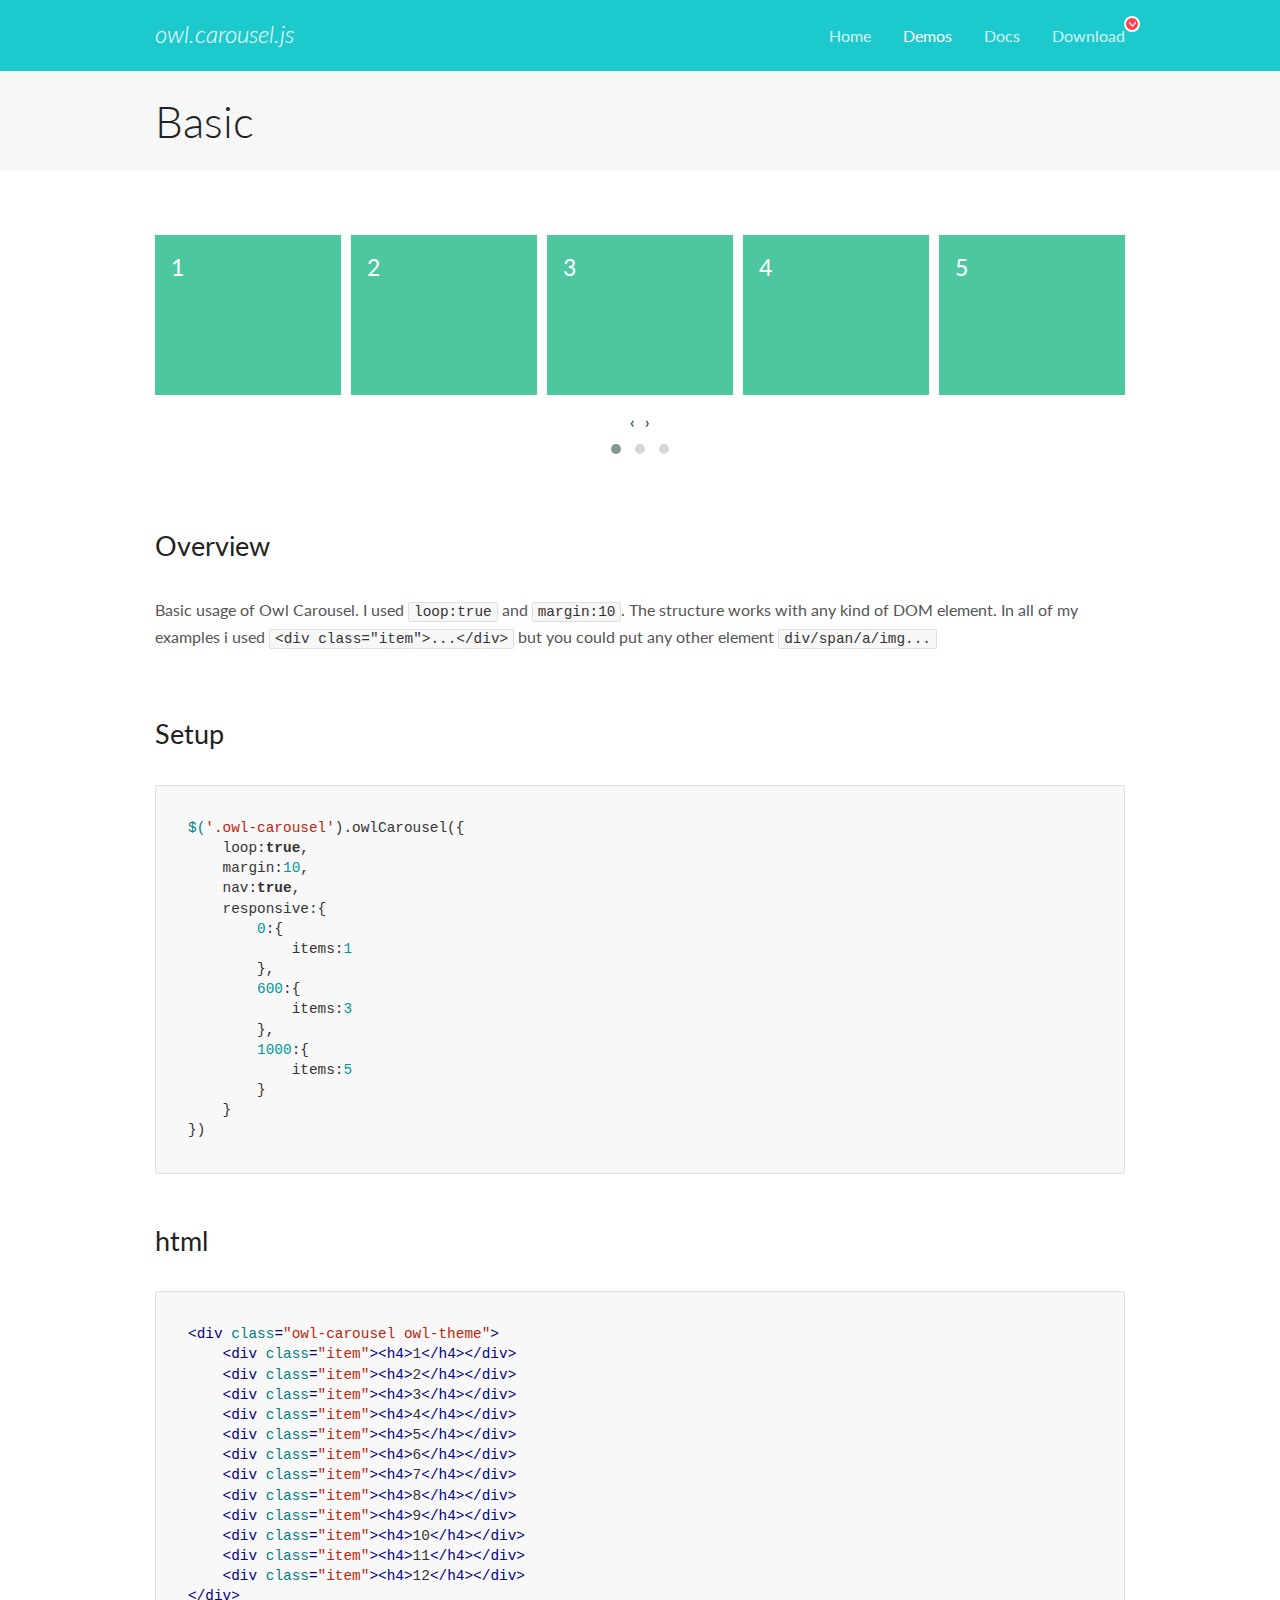
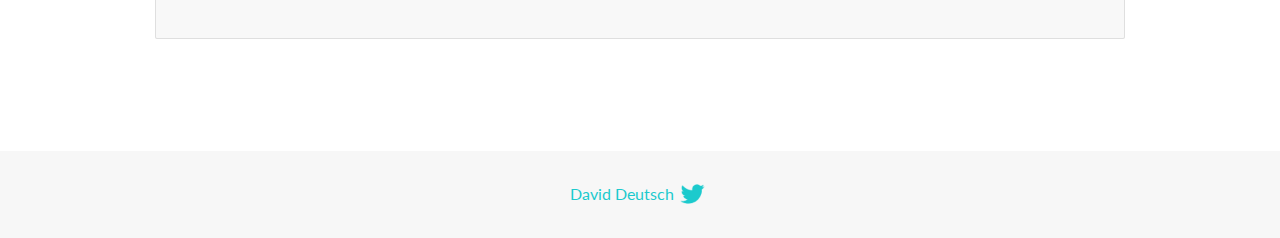
<file: lib/owl.carousel2/docs/demos/basic.html>
<!DOCTYPE html>
<html lang="en">
  <head>

    <!-- head -->
    <meta charset="utf-8">
    <meta name="msapplication-tap-highlight" content="no" />
    <meta name="viewport" content="width=device-width, initial-scale=1.0" />
    <meta name="description" content="Basic usage demo">
    <meta name="author" content="David Deutsch">
    <title>
      Basic Demo | Owl Carousel | 2.3.4
    </title>

    <!-- Stylesheets -->
    <link href='https://fonts.googleapis.com/css?family=Lato:300,400,700,400italic,300italic' rel='stylesheet' type='text/css'>
    <link rel="stylesheet" href="../assets/css/docs.theme.min.css">

    <!-- Owl Stylesheets -->
    <link rel="stylesheet" href="../assets/owlcarousel/assets/owl.carousel.min.css">
    <link rel="stylesheet" href="../assets/owlcarousel/assets/owl.theme.default.min.css">

    <!-- HTML5 shim and Respond.js IE8 support of HTML5 elements and media queries -->

    <!--[if lt IE 9]>
      <script src="https://oss.maxcdn.com/libs/html5shiv/3.7.0/html5shiv.js"></script>
      <script src="https://oss.maxcdn.com/libs/respond.js/1.3.0/respond.min.js"></script>
    <![endif]-->

    <!-- Favicons -->
    <link rel="apple-touch-icon-precomposed" sizes="144x144" href="../assets/ico/apple-touch-icon-144-precomposed.png">
    <link rel="shortcut icon" href="../assets/ico/favicon.png">
    <link rel="shortcut icon" href="favicon.ico">

    <!-- Yeah i know js should not be in header. Its required for demos.-->

    <!-- javascript -->
    <script src="../assets/vendors/jquery.min.js"></script>
    <script src="../assets/owlcarousel/owl.carousel.js"></script>
  </head>
  <body>

    <!-- header -->
    <header class="header">
      <div class="row">
        <div class="large-12 columns">
          <div class="brand left">
            <h3>
              <a href="/OwlCarousel2/">owl.carousel.js</a> 
            </h3>
          </div>
          <a id="toggle-nav" class="right">
            <span></span> <span></span> <span></span> 
          </a> 
          <div class="nav-bar">
            <ul class="clearfix">
              <li> <a href="/OwlCarousel2/index.html">Home</a>  </li>
              <li class="active">
                <a href="/OwlCarousel2/demos/demos.html">Demos</a> 
              </li>
              <li> <a href="/OwlCarousel2/docs/started-welcome.html">Docs</a>  </li>
              <li>
                <a href="https://github.com/OwlCarousel2/OwlCarousel2/archive/2.3.4.zip">Download</a> 
                <span class="download"></span> 
              </li>
            </ul>
          </div>
        </div>
      </div>
    </header>

    <!-- title -->
    <section class="title">
      <div class="row">
        <div class="large-12 columns">
          <h1>Basic</h1>
        </div>
      </div>
    </section>

    <!--  Demos -->
    <section id="demos">
      <div class="row">
        <div class="large-12 columns">
          <div class="owl-carousel owl-theme">
            <div class="item">
              <h4>1</h4>
            </div>
            <div class="item">
              <h4>2</h4>
            </div>
            <div class="item">
              <h4>3</h4>
            </div>
            <div class="item">
              <h4>4</h4>
            </div>
            <div class="item">
              <h4>5</h4>
            </div>
            <div class="item">
              <h4>6</h4>
            </div>
            <div class="item">
              <h4>7</h4>
            </div>
            <div class="item">
              <h4>8</h4>
            </div>
            <div class="item">
              <h4>9</h4>
            </div>
            <div class="item">
              <h4>10</h4>
            </div>
            <div class="item">
              <h4>11</h4>
            </div>
            <div class="item">
              <h4>12</h4>
            </div>
          </div>
          <h3 id="overview">Overview</h3>
          <p>Basic usage of Owl Carousel. I used <code>loop:true</code> and <code>margin:10</code>. The structure works with any kind of DOM element. In all of my examples i used <code>&lt;div class=&quot;item&quot;&gt;...&lt;/div&gt;</code> but you could
            put any other element <code>div/span/a/img...</code></p>
          <h3 id="setup">Setup</h3>
          <pre><code>$(&#39;.owl-carousel&#39;).owlCarousel({
    loop:true,
    margin:10,
    nav:true,
    responsive:{
        0:{
            items:1
        },
        600:{
            items:3
        },
        1000:{
            items:5
        }
    }
})</code></pre>
          <h3 id="html">html</h3>
          <pre><code>&lt;div class=&quot;owl-carousel owl-theme&quot;&gt;
    &lt;div class=&quot;item&quot;&gt;&lt;h4&gt;1&lt;/h4&gt;&lt;/div&gt;
    &lt;div class=&quot;item&quot;&gt;&lt;h4&gt;2&lt;/h4&gt;&lt;/div&gt;
    &lt;div class=&quot;item&quot;&gt;&lt;h4&gt;3&lt;/h4&gt;&lt;/div&gt;
    &lt;div class=&quot;item&quot;&gt;&lt;h4&gt;4&lt;/h4&gt;&lt;/div&gt;
    &lt;div class=&quot;item&quot;&gt;&lt;h4&gt;5&lt;/h4&gt;&lt;/div&gt;
    &lt;div class=&quot;item&quot;&gt;&lt;h4&gt;6&lt;/h4&gt;&lt;/div&gt;
    &lt;div class=&quot;item&quot;&gt;&lt;h4&gt;7&lt;/h4&gt;&lt;/div&gt;
    &lt;div class=&quot;item&quot;&gt;&lt;h4&gt;8&lt;/h4&gt;&lt;/div&gt;
    &lt;div class=&quot;item&quot;&gt;&lt;h4&gt;9&lt;/h4&gt;&lt;/div&gt;
    &lt;div class=&quot;item&quot;&gt;&lt;h4&gt;10&lt;/h4&gt;&lt;/div&gt;
    &lt;div class=&quot;item&quot;&gt;&lt;h4&gt;11&lt;/h4&gt;&lt;/div&gt;
    &lt;div class=&quot;item&quot;&gt;&lt;h4&gt;12&lt;/h4&gt;&lt;/div&gt;
&lt;/div&gt;</code></pre>
          <script>
            $(document).ready(function() {
              var owl = $('.owl-carousel');
              owl.owlCarousel({
                margin: 10,
                nav: true,
                loop: true,
                responsive: {
                  0: {
                    items: 1
                  },
                  600: {
                    items: 3
                  },
                  1000: {
                    items: 5
                  }
                }
              })
            })
          </script>
        </div>
      </div>
    </section>

    <!-- footer -->
    <footer class="footer">
      <div class="row">
        <div class="large-12 columns">
          <h5>
            <a href="/OwlCarousel2/docs/support-contact.html">David Deutsch</a> 
            <a id="custom-tweet-button" href="https://twitter.com/share?url=https://github.com/OwlCarousel2/OwlCarousel2&text=Owl Carousel - This is so awesome! " target="_blank"></a> 
          </h5>
        </div>
      </div>
    </footer>

    <!-- vendors -->
    <script src="../assets/vendors/highlight.js"></script>
    <script src="../assets/js/app.js"></script>
  </body>
</html>
</file>
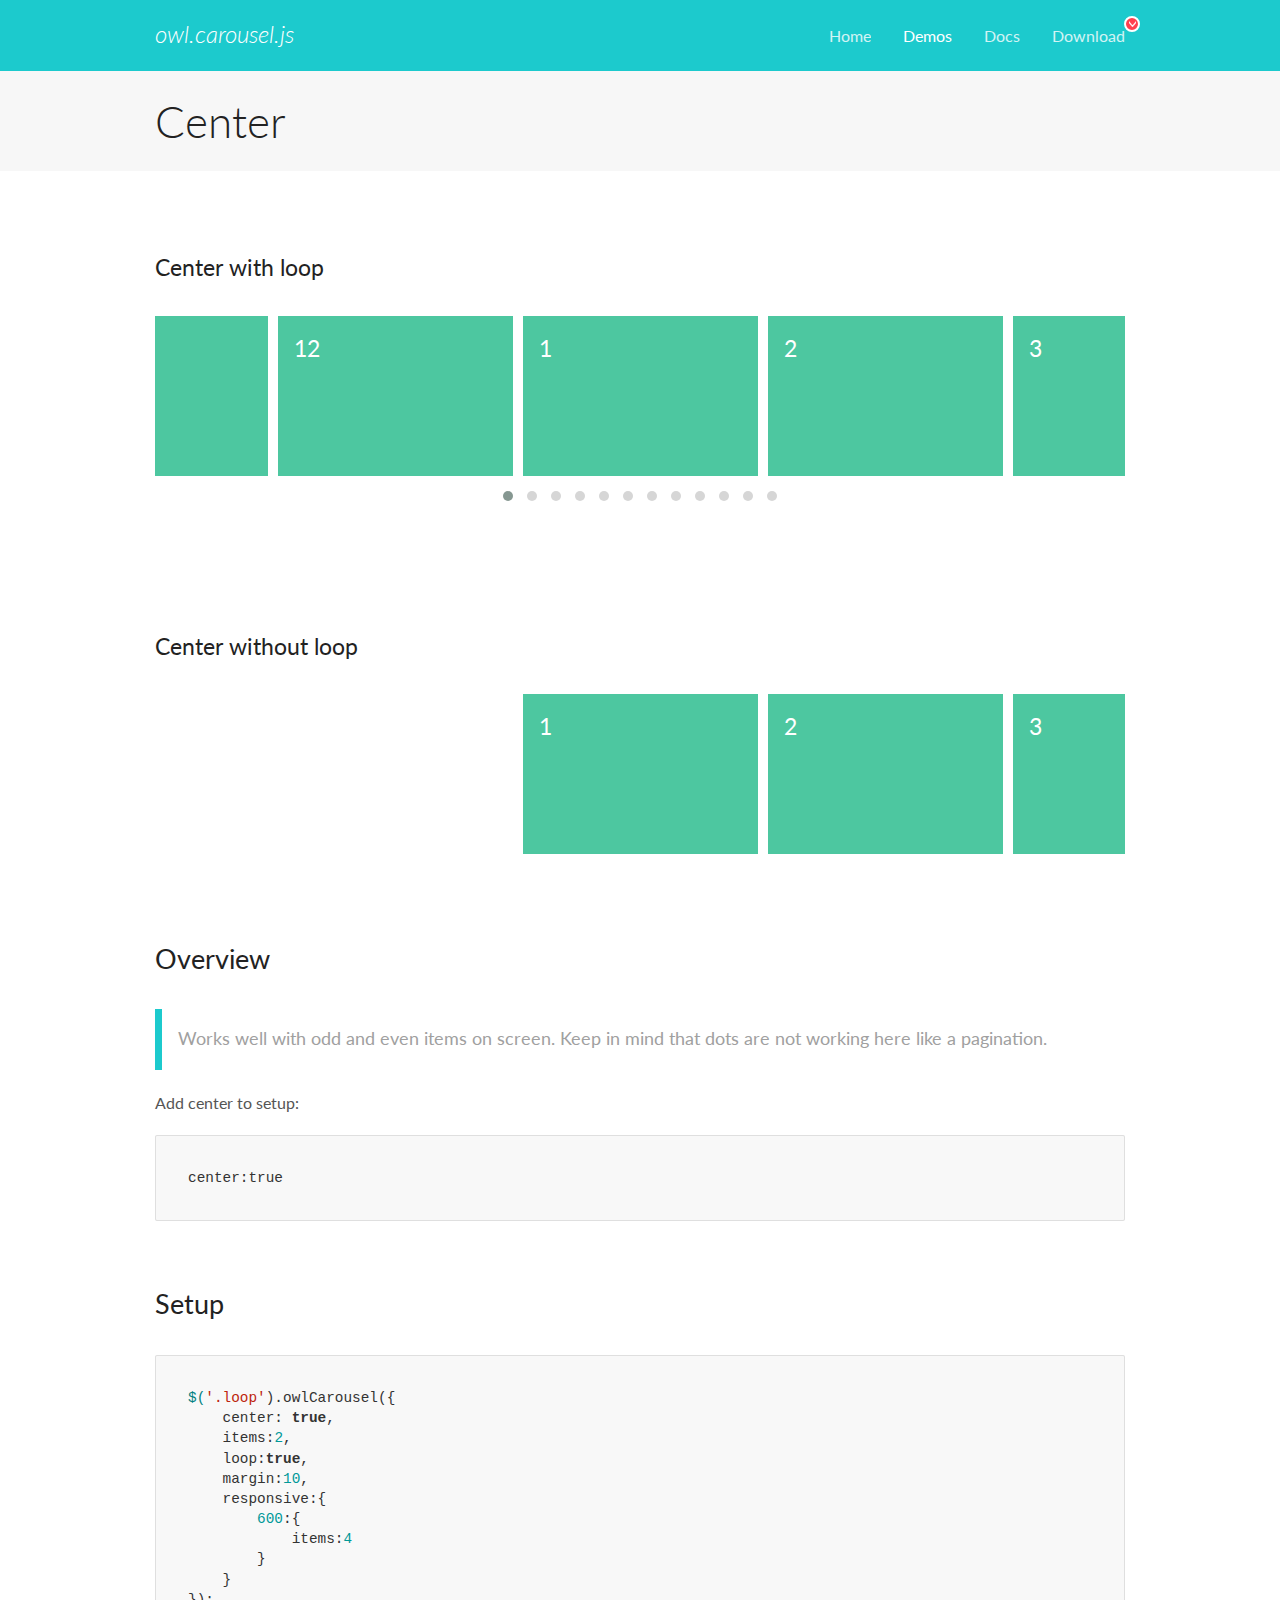
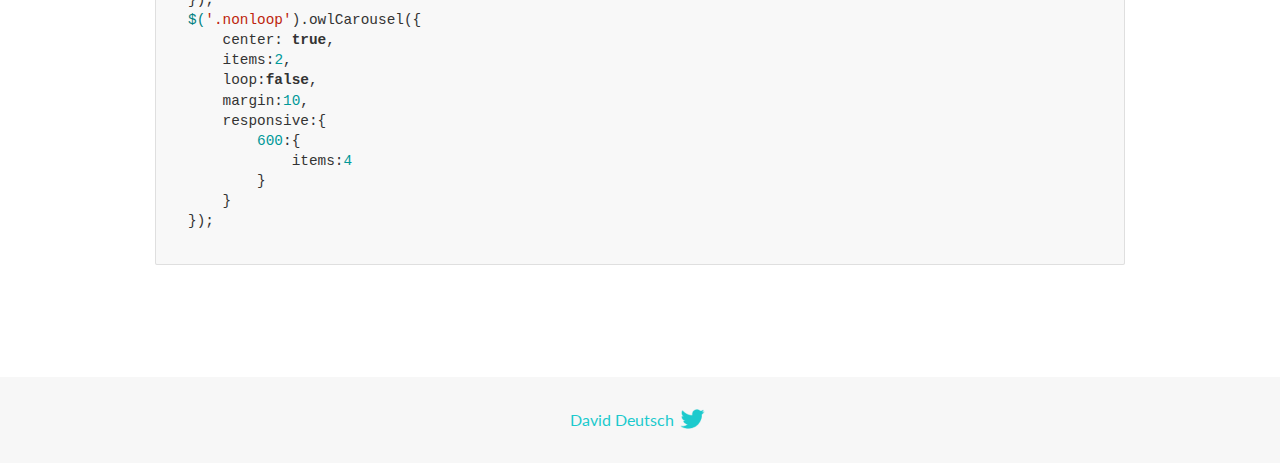
<file: lib/owl.carousel2/docs/demos/center.html>
<!DOCTYPE html>
<html lang="en">
  <head>

    <!-- head -->
    <meta charset="utf-8">
    <meta name="msapplication-tap-highlight" content="no" />
    <meta name="viewport" content="width=device-width, initial-scale=1.0" />
    <meta name="description" content="Center carousel">
    <meta name="author" content="David Deutsch">
    <title>
      Center Demo | Owl Carousel | 2.3.4
    </title>

    <!-- Stylesheets -->
    <link href='https://fonts.googleapis.com/css?family=Lato:300,400,700,400italic,300italic' rel='stylesheet' type='text/css'>
    <link rel="stylesheet" href="../assets/css/docs.theme.min.css">

    <!-- Owl Stylesheets -->
    <link rel="stylesheet" href="../assets/owlcarousel/assets/owl.carousel.min.css">
    <link rel="stylesheet" href="../assets/owlcarousel/assets/owl.theme.default.min.css">

    <!-- HTML5 shim and Respond.js IE8 support of HTML5 elements and media queries -->

    <!--[if lt IE 9]>
      <script src="https://oss.maxcdn.com/libs/html5shiv/3.7.0/html5shiv.js"></script>
      <script src="https://oss.maxcdn.com/libs/respond.js/1.3.0/respond.min.js"></script>
    <![endif]-->

    <!-- Favicons -->
    <link rel="apple-touch-icon-precomposed" sizes="144x144" href="../assets/ico/apple-touch-icon-144-precomposed.png">
    <link rel="shortcut icon" href="../assets/ico/favicon.png">
    <link rel="shortcut icon" href="favicon.ico">

    <!-- Yeah i know js should not be in header. Its required for demos.-->

    <!-- javascript -->
    <script src="../assets/vendors/jquery.min.js"></script>
    <script src="../assets/owlcarousel/owl.carousel.js"></script>
  </head>
  <body>

    <!-- header -->
    <header class="header">
      <div class="row">
        <div class="large-12 columns">
          <div class="brand left">
            <h3>
              <a href="/OwlCarousel2/">owl.carousel.js</a> 
            </h3>
          </div>
          <a id="toggle-nav" class="right">
            <span></span> <span></span> <span></span> 
          </a> 
          <div class="nav-bar">
            <ul class="clearfix">
              <li> <a href="/OwlCarousel2/index.html">Home</a>  </li>
              <li class="active">
                <a href="/OwlCarousel2/demos/demos.html">Demos</a> 
              </li>
              <li> <a href="/OwlCarousel2/docs/started-welcome.html">Docs</a>  </li>
              <li>
                <a href="https://github.com/OwlCarousel2/OwlCarousel2/archive/2.3.4.zip">Download</a> 
                <span class="download"></span> 
              </li>
            </ul>
          </div>
        </div>
      </div>
    </header>

    <!-- title -->
    <section class="title">
      <div class="row">
        <div class="large-12 columns">
          <h1>Center</h1>
        </div>
      </div>
    </section>

    <!--  Demos -->
    <section id="demos">
      <div class="row">
        <div class="large-12 columns">
          <h4 id="center-with-loop">Center with loop</h4>
          <div class="loop owl-carousel owl-theme">
            <div class="item">
              <h4>1</h4>
            </div>
            <div class="item">
              <h4>2</h4>
            </div>
            <div class="item">
              <h4>3</h4>
            </div>
            <div class="item">
              <h4>4</h4>
            </div>
            <div class="item">
              <h4>5</h4>
            </div>
            <div class="item">
              <h4>6</h4>
            </div>
            <div class="item">
              <h4>7</h4>
            </div>
            <div class="item">
              <h4>8</h4>
            </div>
            <div class="item">
              <h4>9</h4>
            </div>
            <div class="item">
              <h4>10</h4>
            </div>
            <div class="item">
              <h4>11</h4>
            </div>
            <div class="item">
              <h4>12</h4>
            </div>
          </div>
          <br>
          <h4 id="center-without-loop">Center without loop</h4>
          <div class="nonloop owl-carousel">
            <div class="item">
              <h4>1</h4>
            </div>
            <div class="item">
              <h4>2</h4>
            </div>
            <div class="item">
              <h4>3</h4>
            </div>
            <div class="item">
              <h4>4</h4>
            </div>
            <div class="item">
              <h4>5</h4>
            </div>
            <div class="item">
              <h4>6</h4>
            </div>
            <div class="item">
              <h4>7</h4>
            </div>
            <div class="item">
              <h4>8</h4>
            </div>
            <div class="item">
              <h4>9</h4>
            </div>
            <div class="item">
              <h4>10</h4>
            </div>
            <div class="item">
              <h4>11</h4>
            </div>
            <div class="item">
              <h4>12</h4>
            </div>
          </div>
          <h3 id="overview">Overview</h3>
          <blockquote>
            <p>Works well with odd and even items on screen. Keep in mind that dots are not working here like a pagination.</p>
          </blockquote>
          <p>Add center to setup:</p>
          <pre><code>center:true</code></pre>
          <h3 id="setup">Setup</h3>
          <pre><code>$(&#39;.loop&#39;).owlCarousel({
    center: true,
    items:2,
    loop:true,
    margin:10,
    responsive:{
        600:{
            items:4
        }
    }
});
$(&#39;.nonloop&#39;).owlCarousel({
    center: true,
    items:2,
    loop:false,
    margin:10,
    responsive:{
        600:{
            items:4
        }
    }
});</code></pre>
          <script>
            jQuery(document).ready(function($) {
              $('.loop').owlCarousel({
                center: true,
                items: 2,
                loop: true,
                margin: 10,
                responsive: {
                  600: {
                    items: 4
                  }
                }
              });
              $('.nonloop').owlCarousel({
                center: true,
                items: 2,
                loop: false,
                margin: 10,
                responsive: {
                  600: {
                    items: 4
                  }
                }
              });
            });
          </script>
        </div>
      </div>
    </section>

    <!-- footer -->
    <footer class="footer">
      <div class="row">
        <div class="large-12 columns">
          <h5>
            <a href="/OwlCarousel2/docs/support-contact.html">David Deutsch</a> 
            <a id="custom-tweet-button" href="https://twitter.com/share?url=https://github.com/OwlCarousel2/OwlCarousel2&text=Owl Carousel - This is so awesome! " target="_blank"></a> 
          </h5>
        </div>
      </div>
    </footer>

    <!-- vendors -->
    <script src="../assets/vendors/highlight.js"></script>
    <script src="../assets/js/app.js"></script>
  </body>
</html>
</file>
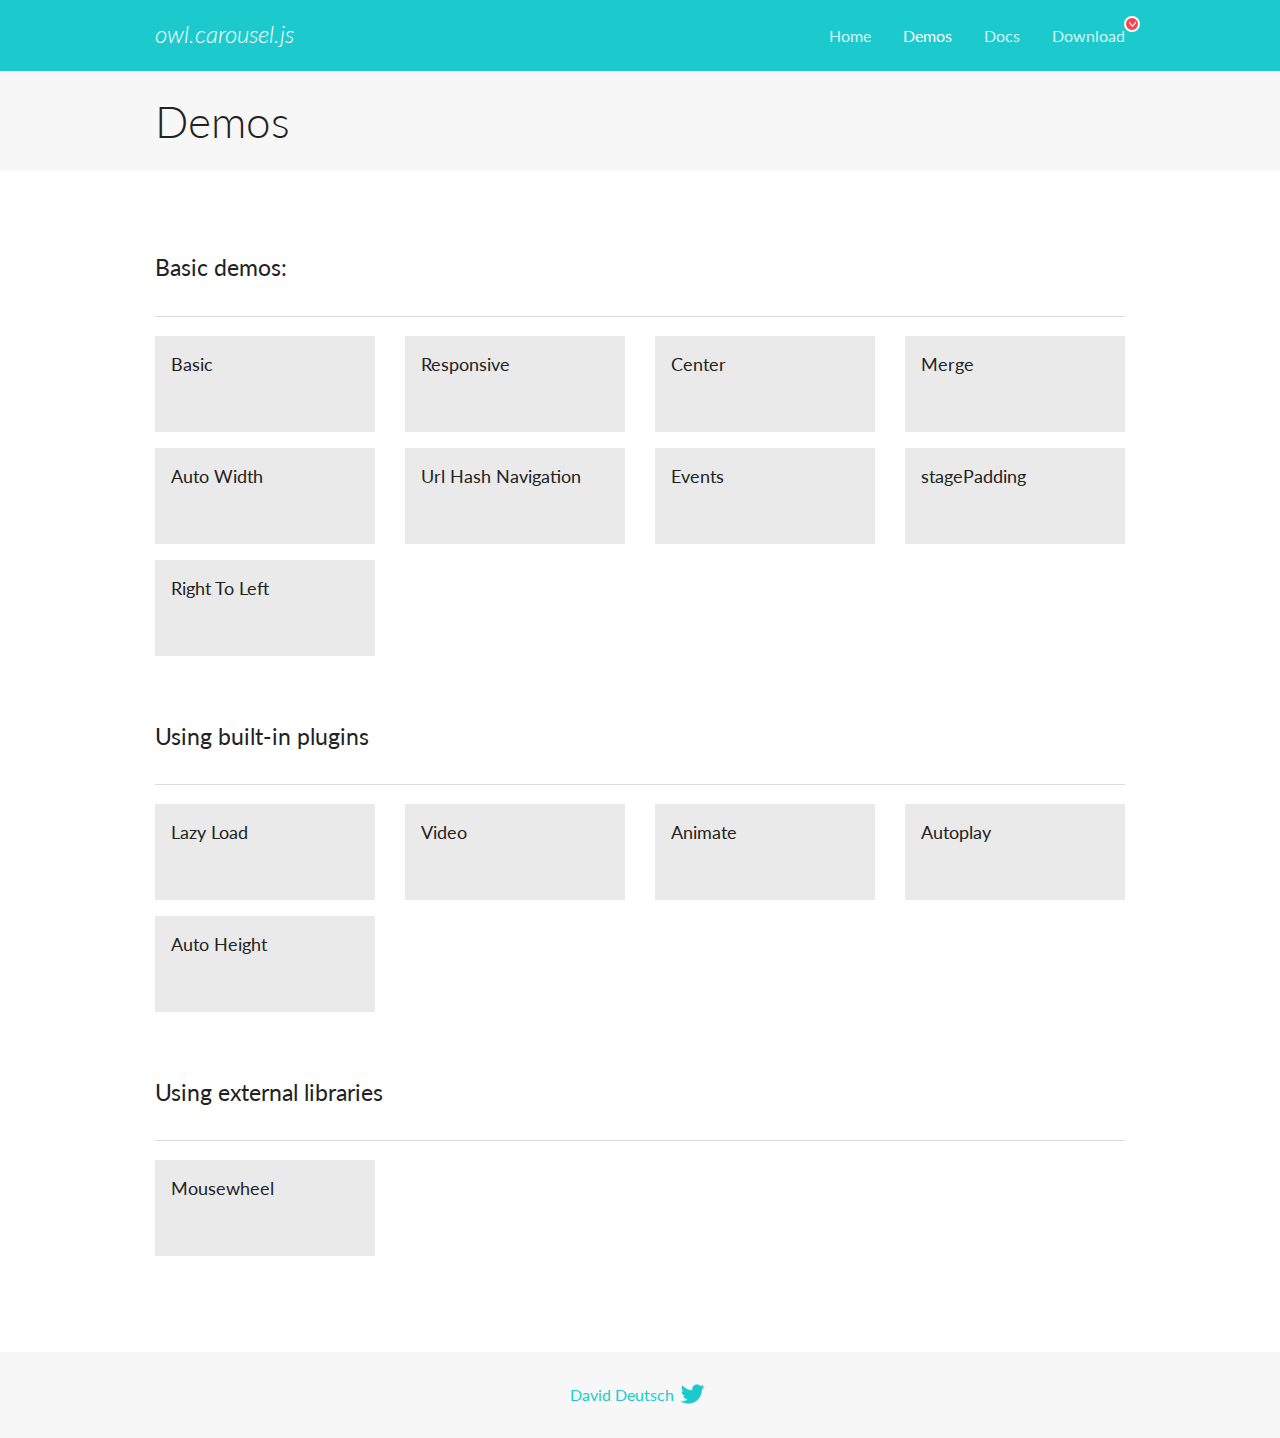
<file: lib/owl.carousel2/docs/demos/demos.html>
<!DOCTYPE html>
<html lang="en">
  <head>

    <!-- head -->
    <meta charset="utf-8">
    <meta name="msapplication-tap-highlight" content="no" />
    <meta name="viewport" content="width=device-width, initial-scale=1.0" />
    <meta name="description" content="A list of Owl Carousel examples.">
    <meta name="author" content="David Deutsch">
    <title>
      Demos | Owl Carousel | 2.3.4
    </title>

    <!-- Stylesheets -->
    <link href='https://fonts.googleapis.com/css?family=Lato:300,400,700,400italic,300italic' rel='stylesheet' type='text/css'>
    <link rel="stylesheet" href="../assets/css/docs.theme.min.css">

    <!-- Owl Stylesheets -->
    <link rel="stylesheet" href="../assets/owlcarousel/assets/owl.carousel.min.css">
    <link rel="stylesheet" href="../assets/owlcarousel/assets/owl.theme.default.min.css">

    <!-- HTML5 shim and Respond.js IE8 support of HTML5 elements and media queries -->

    <!--[if lt IE 9]>
      <script src="https://oss.maxcdn.com/libs/html5shiv/3.7.0/html5shiv.js"></script>
      <script src="https://oss.maxcdn.com/libs/respond.js/1.3.0/respond.min.js"></script>
    <![endif]-->

    <!-- Favicons -->
    <link rel="apple-touch-icon-precomposed" sizes="144x144" href="../assets/ico/apple-touch-icon-144-precomposed.png">
    <link rel="shortcut icon" href="../assets/ico/favicon.png">
    <link rel="shortcut icon" href="favicon.ico">

    <!-- Yeah i know js should not be in header. Its required for demos.-->

    <!-- javascript -->
    <script src="../assets/vendors/jquery.min.js"></script>
    <script src="../assets/owlcarousel/owl.carousel.js"></script>
  </head>
  <body>

    <!-- header -->
    <header class="header">
      <div class="row">
        <div class="large-12 columns">
          <div class="brand left">
            <h3>
              <a href="/OwlCarousel2/">owl.carousel.js</a> 
            </h3>
          </div>
          <a id="toggle-nav" class="right">
            <span></span> <span></span> <span></span> 
          </a> 
          <div class="nav-bar">
            <ul class="clearfix">
              <li> <a href="/OwlCarousel2/index.html">Home</a>  </li>
              <li class="active">
                <a href="/OwlCarousel2/demos/demos.html">Demos</a> 
              </li>
              <li> <a href="/OwlCarousel2/docs/started-welcome.html">Docs</a>  </li>
              <li>
                <a href="https://github.com/OwlCarousel2/OwlCarousel2/archive/2.3.4.zip">Download</a> 
                <span class="download"></span> 
              </li>
            </ul>
          </div>
        </div>
      </div>
    </header>

    <!-- title -->
    <section class="title">
      <div class="row">
        <div class="large-12 columns">
          <h1>Demos</h1>
        </div>
      </div>
    </section>

    <!--  Demos -->
    <section id="demos">
      <div class="row">
        <div class="large-12 columns">
          <h4 id="basic-demos-">Basic demos:</h4>
          <hr>
          <div class="demo-list">
            <div class="row">
              <div class="small-6 medium-4 large-3 columns">
                <a href="basic.html" class="demo-block">
                  <h5>Basic </h5>
                </a> 
              </div>
              <div class="small-6 medium-4 large-3 columns">
                <a href="responsive.html" class="demo-block">
                  <h5>Responsive </h5>
                </a> 
              </div>
              <div class="small-6 medium-4 large-3 columns">
                <a href="center.html" class="demo-block">
                  <h5>Center </h5>
                </a> 
              </div>
              <div class="small-6 medium-4 large-3 columns">
                <a href="merge.html" class="demo-block">
                  <h5>Merge </h5>
                </a> 
              </div>
              <div class="small-6 medium-4 large-3 columns">
                <a href="autowidth.html" class="demo-block">
                  <h5>Auto Width </h5>
                </a> 
              </div>
              <div class="small-6 medium-4 large-3 columns">
                <a href="urlhashnav.html" class="demo-block">
                  <h5>Url Hash Navigation </h5>
                </a> 
              </div>
              <div class="small-6 medium-4 large-3 columns">
                <a href="events.html" class="demo-block">
                  <h5>Events </h5>
                </a> 
              </div>
              <div class="small-6 medium-4 large-3 columns">
                <a href="stagepadding.html" class="demo-block">
                  <h5>stagePadding </h5>
                </a> 
              </div>
              <div class="small-6 medium-4 large-3 columns">
                <a href="rtl.html" class="demo-block">
                  <h5>Right To Left </h5>
                </a> 
              </div>
            </div>
          </div>
          <h4 id="using-built-in-plugins">Using built-in plugins</h4>
          <hr>
          <div class="demo-list">
            <div class="row">
              <div class="small-6 medium-4 large-3 columns">
                <a href="lazyLoad.html" class="demo-block">
                  <h5>Lazy Load </h5>
                </a> 
              </div>
              <div class="small-6 medium-4 large-3 columns">
                <a href="video.html" class="demo-block">
                  <h5>Video </h5>
                </a> 
              </div>
              <div class="small-6 medium-4 large-3 columns">
                <a href="animate.html" class="demo-block">
                  <h5>Animate </h5>
                </a> 
              </div>
              <div class="small-6 medium-4 large-3 columns">
                <a href="autoplay.html" class="demo-block">
                  <h5>Autoplay </h5>
                </a> 
              </div>
              <div class="small-6 medium-4 large-3 columns">
                <a href="autoheight.html" class="demo-block">
                  <h5>Auto Height </h5>
                </a> 
              </div>
            </div>
          </div>
          <h4 id="using-external-libraries">Using external libraries</h4>
          <hr>
          <div class="demo-list">
            <div class="row">
              <div class="small-6 medium-4 large-3 columns">
                <a href="mousewheel.html" class="demo-block">
                  <h5>Mousewheel </h5>
                </a> 
              </div>
            </div>
          </div>
        </div>
      </div>
    </section>

    <!-- footer -->
    <footer class="footer">
      <div class="row">
        <div class="large-12 columns">
          <h5>
            <a href="/OwlCarousel2/docs/support-contact.html">David Deutsch</a> 
            <a id="custom-tweet-button" href="https://twitter.com/share?url=https://github.com/OwlCarousel2/OwlCarousel2&text=Owl Carousel - This is so awesome! " target="_blank"></a> 
          </h5>
        </div>
      </div>
    </footer>

    <!-- vendors -->
    <script src="../assets/vendors/highlight.js"></script>
    <script src="../assets/js/app.js"></script>
  </body>
</html>
</file>
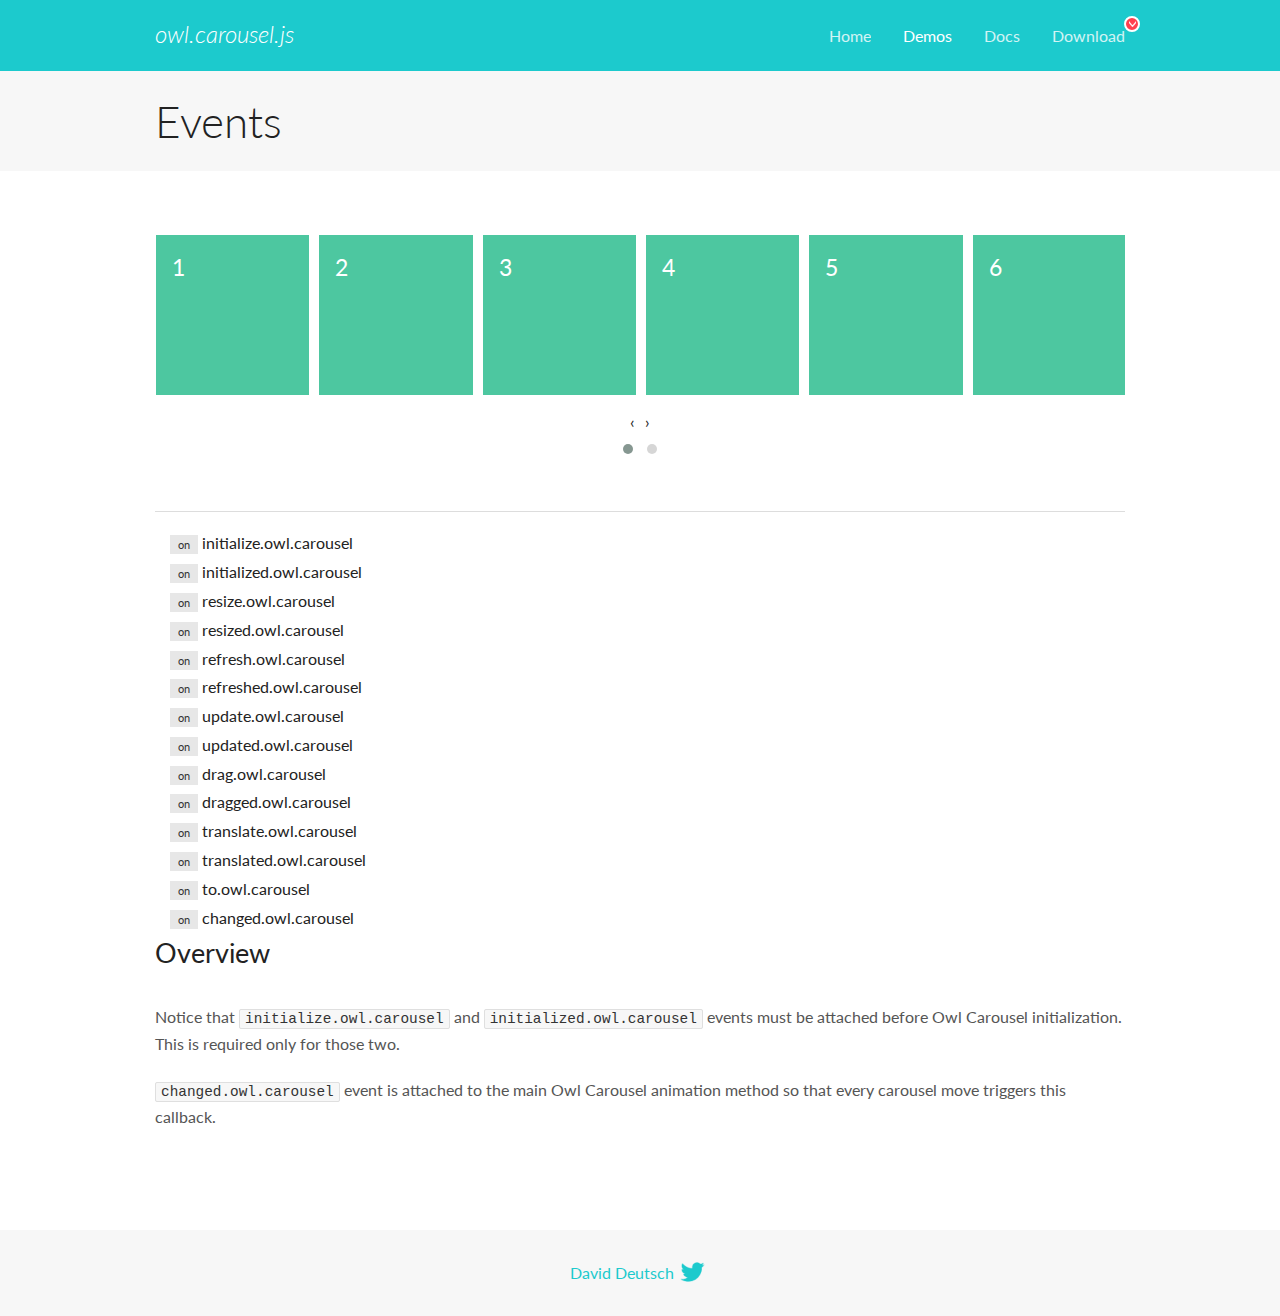
<file: lib/owl.carousel2/docs/demos/events.html>
<!DOCTYPE html>
<html lang="en">
  <head>

    <!-- head -->
    <meta charset="utf-8">
    <meta name="msapplication-tap-highlight" content="no" />
    <meta name="viewport" content="width=device-width, initial-scale=1.0" />
    <meta name="description" content="Events usage demo">
    <meta name="author" content="David Deutsch">
    <title>
      Events Demo | Owl Carousel | 2.3.4
    </title>

    <!-- Stylesheets -->
    <link href='https://fonts.googleapis.com/css?family=Lato:300,400,700,400italic,300italic' rel='stylesheet' type='text/css'>
    <link rel="stylesheet" href="../assets/css/docs.theme.min.css">

    <!-- Owl Stylesheets -->
    <link rel="stylesheet" href="../assets/owlcarousel/assets/owl.carousel.min.css">
    <link rel="stylesheet" href="../assets/owlcarousel/assets/owl.theme.default.min.css">

    <!-- HTML5 shim and Respond.js IE8 support of HTML5 elements and media queries -->

    <!--[if lt IE 9]>
      <script src="https://oss.maxcdn.com/libs/html5shiv/3.7.0/html5shiv.js"></script>
      <script src="https://oss.maxcdn.com/libs/respond.js/1.3.0/respond.min.js"></script>
    <![endif]-->

    <!-- Favicons -->
    <link rel="apple-touch-icon-precomposed" sizes="144x144" href="../assets/ico/apple-touch-icon-144-precomposed.png">
    <link rel="shortcut icon" href="../assets/ico/favicon.png">
    <link rel="shortcut icon" href="favicon.ico">

    <!-- Yeah i know js should not be in header. Its required for demos.-->

    <!-- javascript -->
    <script src="../assets/vendors/jquery.min.js"></script>
    <script src="../assets/owlcarousel/owl.carousel.js"></script>
  </head>
  <body>

    <!-- header -->
    <header class="header">
      <div class="row">
        <div class="large-12 columns">
          <div class="brand left">
            <h3>
              <a href="/OwlCarousel2/">owl.carousel.js</a> 
            </h3>
          </div>
          <a id="toggle-nav" class="right">
            <span></span> <span></span> <span></span> 
          </a> 
          <div class="nav-bar">
            <ul class="clearfix">
              <li> <a href="/OwlCarousel2/index.html">Home</a>  </li>
              <li class="active">
                <a href="/OwlCarousel2/demos/demos.html">Demos</a> 
              </li>
              <li> <a href="/OwlCarousel2/docs/started-welcome.html">Docs</a>  </li>
              <li>
                <a href="https://github.com/OwlCarousel2/OwlCarousel2/archive/2.3.4.zip">Download</a> 
                <span class="download"></span> 
              </li>
            </ul>
          </div>
        </div>
      </div>
    </header>

    <!-- title -->
    <section class="title">
      <div class="row">
        <div class="large-12 columns">
          <h1>Events</h1>
        </div>
      </div>
    </section>

    <!--  Demos -->
    <section id="demos">
      <div class="row">
        <div class="large-12 columns">
          <div class="owl-carousel owl-theme">
            <div class="item">
              <h4>1</h4>
            </div>
            <div class="item">
              <h4>2</h4>
            </div>
            <div class="item">
              <h4>3</h4>
            </div>
            <div class="item">
              <h4>4</h4>
            </div>
            <div class="item">
              <h4>5</h4>
            </div>
            <div class="item">
              <h4>6</h4>
            </div>
            <div class="item">
              <h4>7</h4>
            </div>
            <div class="item">
              <h4>8</h4>
            </div>
            <div class="item">
              <h4>9</h4>
            </div>
            <div class="item">
              <h4>10</h4>
            </div>
            <div class="item">
              <h4>11</h4>
            </div>
            <div class="item">
              <h4>12</h4>
            </div>
          </div>
          <hr>
          <div class="large-12 columns callbacks">
            <div><span class="label secondary initialize">on</span>  initialize.owl.carousel </div>
            <div><span class="label secondary initialized">on</span>  initialized.owl.carousel </div>
            <div><span class="label secondary resize">on</span>  resize.owl.carousel </div>
            <div><span class="label secondary resized">on</span>  resized.owl.carousel </div>
            <div><span class="label secondary refresh">on</span>  refresh.owl.carousel </div>
            <div><span class="label secondary refreshed">on</span>  refreshed.owl.carousel </div>
            <div><span class="label secondary update">on</span>  update.owl.carousel </div>
            <div><span class="label secondary updated">on</span>  updated.owl.carousel </div>
            <div><span class="label secondary drag">on</span>  drag.owl.carousel </div>
            <div><span class="label secondary dragged">on</span>  dragged.owl.carousel </div>
            <div><span class="label secondary translate">on</span>  translate.owl.carousel </div>
            <div><span class="label secondary translated">on</span>  translated.owl.carousel </div>
            <div><span class="label secondary to">on</span>  to.owl.carousel </div>
            <div><span class="label secondary changed">on</span>  changed.owl.carousel </div>
          </div>
          <h3 id="overview">Overview</h3>
          <p>Notice that <code>initialize.owl.carousel</code> and <code>initialized.owl.carousel</code> events must be attached before Owl Carousel initialization. This is required only for those two.</p>
          <p><code>changed.owl.carousel</code> event is attached to the main Owl Carousel animation method so that every carousel move triggers this callback.</p>
          <script>
            jQuery(document).ready(function($) {
              var owl = $('.owl-carousel');
              owl.on('initialize.owl.carousel initialized.owl.carousel ' +
                'initialize.owl.carousel initialize.owl.carousel ' +
                'resize.owl.carousel resized.owl.carousel ' +
                'refresh.owl.carousel refreshed.owl.carousel ' +
                'update.owl.carousel updated.owl.carousel ' +
                'drag.owl.carousel dragged.owl.carousel ' +
                'translate.owl.carousel translated.owl.carousel ' +
                'to.owl.carousel changed.owl.carousel',
                function(e) {
                  $('.' + e.type)
                    .removeClass('secondary')
                    .addClass('success');
                  window.setTimeout(function() {
                    $('.' + e.type)
                      .removeClass('success')
                      .addClass('secondary');
                  }, 500);
                });
              owl.owlCarousel({
                loop: true,
                nav: true,
                lazyLoad: true,
                margin: 10,
                video: true,
                responsive: {
                  0: {
                    items: 1
                  },
                  600: {
                    items: 3
                  },
                  960: {
                    items: 5,
                  },
                  1200: {
                    items: 6
                  }
                }
              });
            });
          </script>
        </div>
      </div>
    </section>

    <!-- footer -->
    <footer class="footer">
      <div class="row">
        <div class="large-12 columns">
          <h5>
            <a href="/OwlCarousel2/docs/support-contact.html">David Deutsch</a> 
            <a id="custom-tweet-button" href="https://twitter.com/share?url=https://github.com/OwlCarousel2/OwlCarousel2&text=Owl Carousel - This is so awesome! " target="_blank"></a> 
          </h5>
        </div>
      </div>
    </footer>

    <!-- vendors -->
    <script src="../assets/vendors/highlight.js"></script>
    <script src="../assets/js/app.js"></script>
  </body>
</html>
</file>
